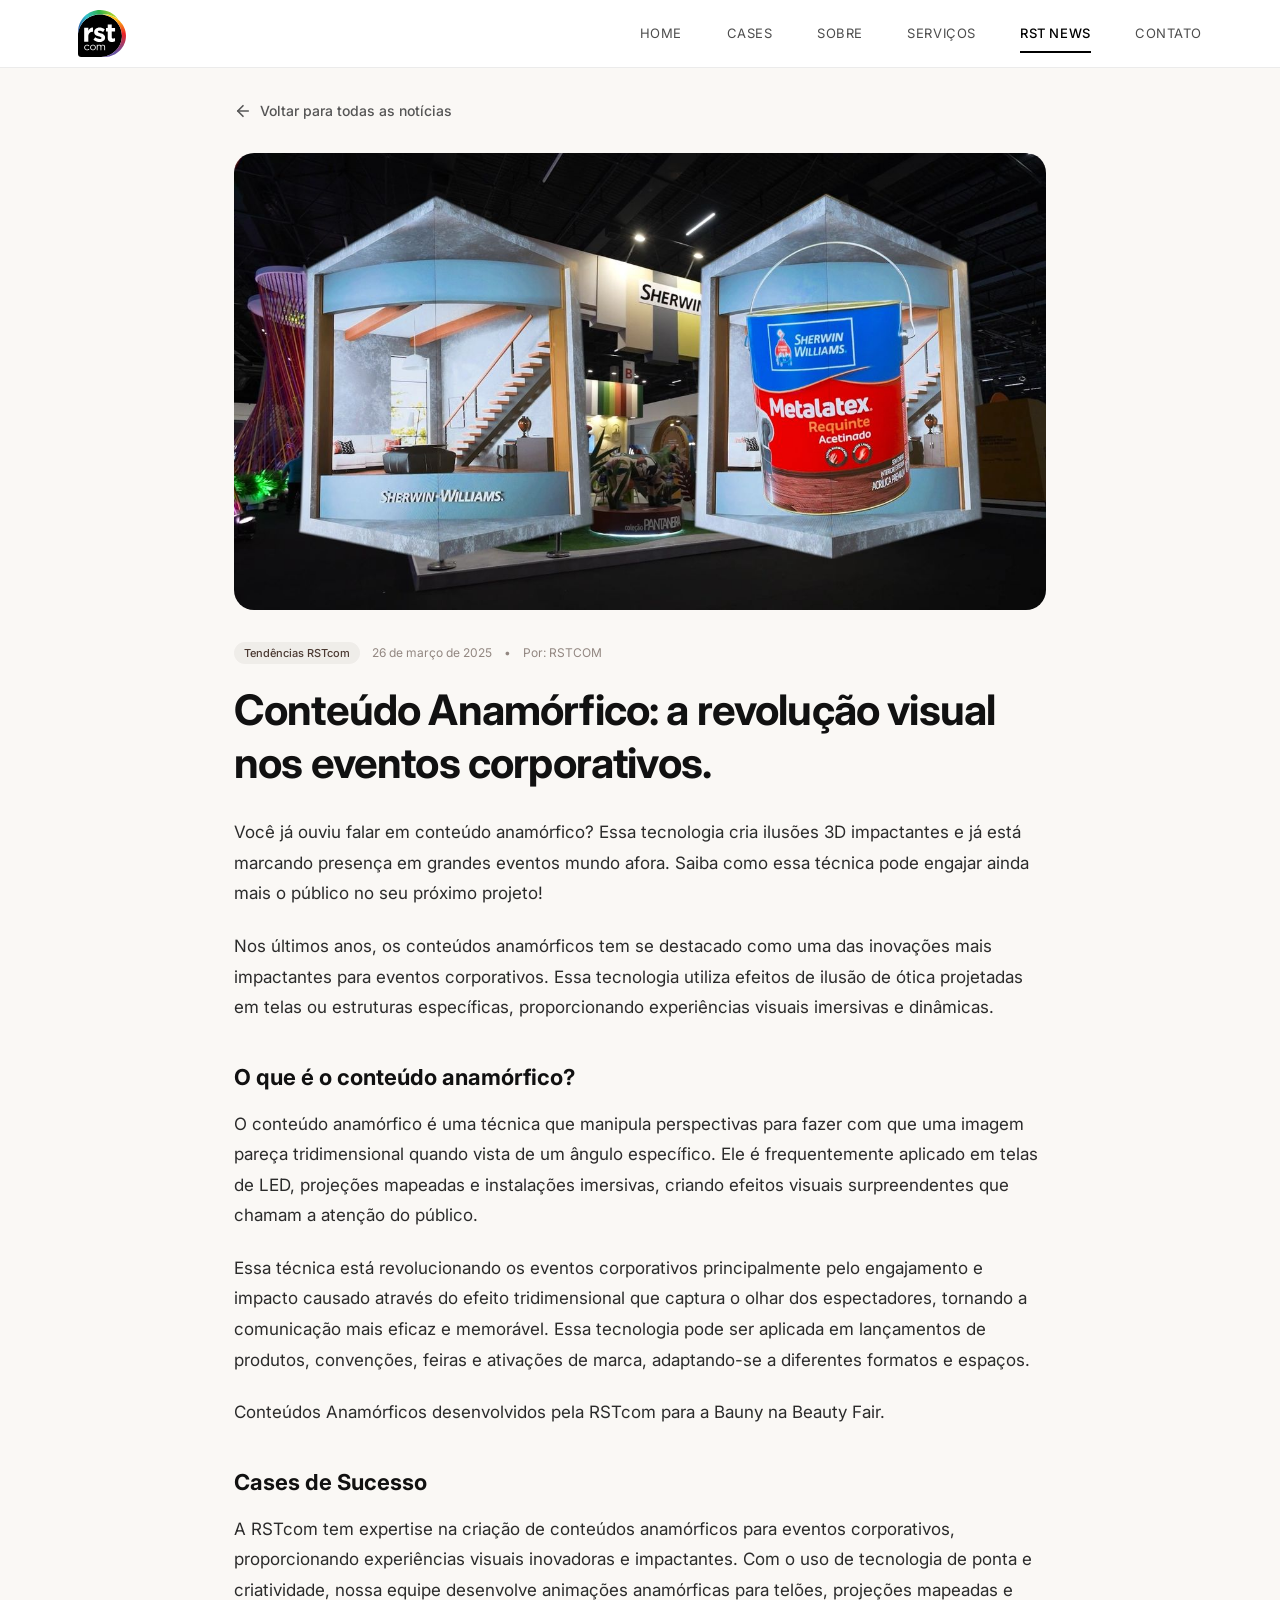
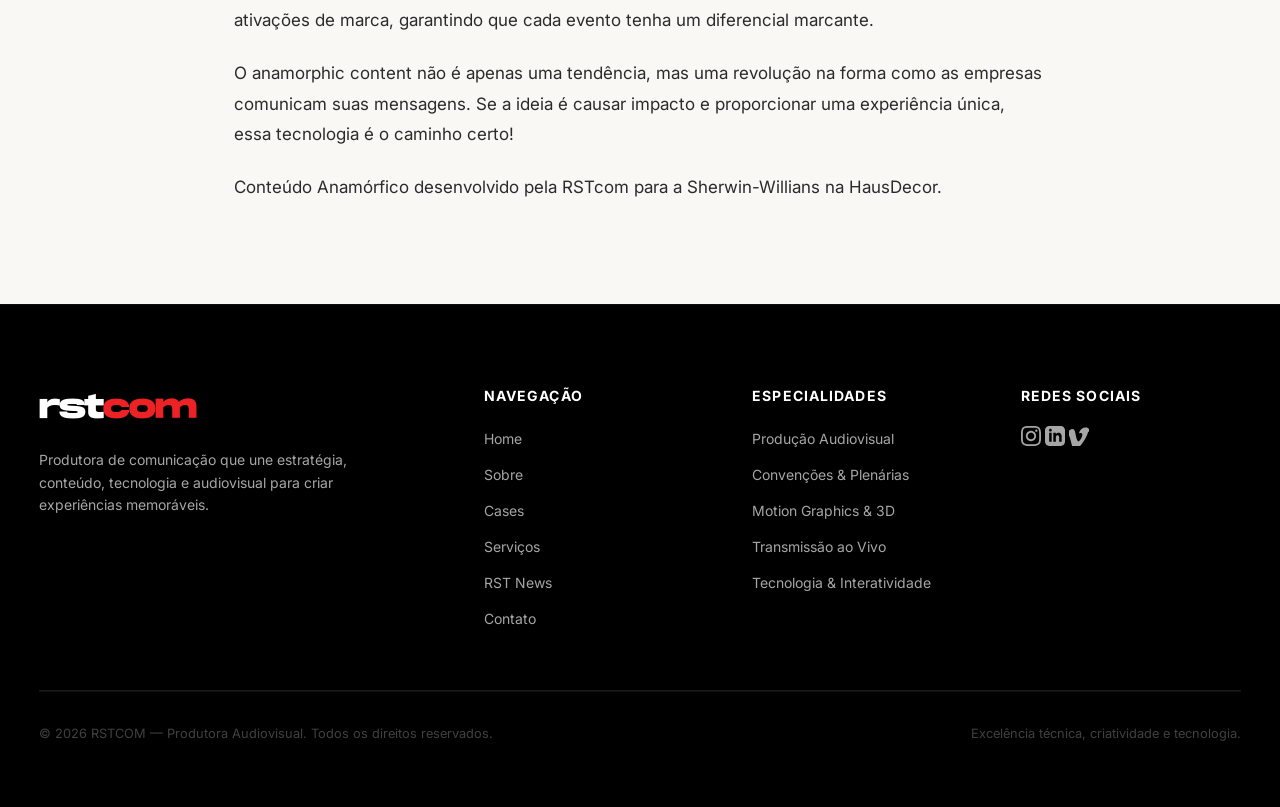
<file: rst-news-artigo.html>
<!DOCTYPE html>
<html lang="pt-BR">

<head>
  <meta charset="UTF-8">
  <meta name="viewport" content="width=device-width, initial-scale=1.0">
  <title id="pageTitle">RST News — Artigo</title>
  <meta name="description" id="metaDescription" content="Artigo editorial do blog da RSTCOM.">

  <!-- Favicon -->
  <link rel="icon" type="image/svg+xml" href="assets/logo rstcom colorida.svg">

  <!-- Google Fonts: Inter -->
  <link rel="preconnect" href="https://fonts.googleapis.com">
  <link rel="preconnect" href="https://fonts.gstatic.com" crossorigin>
  <link href="https://fonts.googleapis.com/css2?family=Inter:wght@300;400;500;600;700;800&family=Bebas+Neue&display=swap" rel="stylesheet">

  <!-- Stylesheets -->
  <link rel="stylesheet" href="css/style.css">
  <link rel="stylesheet" href="css/news.css">

  <style>
    .single-article-page {
      padding-top: 100px;
      padding-bottom: 80px;
      background: #faf8f5;
      min-height: 80vh;
    }
    .single-article-container {
      max-width: 860px;
      margin: 0 auto;
      padding: 0 24px;
    }
    .back-to-news-link {
      display: inline-flex;
      align-items: center;
      gap: 8px;
      font-size: 14px;
      font-weight: 500;
      color: #555555;
      text-decoration: none;
      margin-bottom: 32px;
      transition: color 0.2s ease, transform 0.2s ease;
    }
    .back-to-news-link:hover {
      color: #000000;
      transform: translateX(-3px);
    }
    .single-article-hero {
      width: 100%;
      border-radius: 20px;
      overflow: hidden;
      margin-bottom: 32px;
      background: #0e0e12;
    }
    .single-article-hero img {
      width: 100%;
      height: auto;
      display: block;
    }
    .single-article-meta {
      display: flex;
      align-items: center;
      gap: 12px;
      margin-bottom: 20px;
      flex-wrap: wrap;
    }
    .single-article-title {
      font-size: clamp(26px, 4vw, 42px);
      font-weight: 700;
      line-height: 1.25;
      color: #111111;
      letter-spacing: -0.02em;
      margin-bottom: 28px;
    }
    .single-article-body {
      font-size: 17px;
      line-height: 1.8;
      color: #2b2b2b;
    }
    .single-article-body p {
      margin-bottom: 22px;
    }
    .single-article-body h3 {
      font-size: 22px;
      font-weight: 700;
      color: #111111;
      margin: 40px 0 16px;
      line-height: 1.35;
    }
    .single-article-body ul {
      margin: 20px 0 28px 24px;
      list-style-type: disc;
    }
    .single-article-body li {
      margin-bottom: 12px;
      font-size: 16.5px;
      line-height: 1.7;
    }
    .single-article-body .article-body-img-wrap {
      margin: 40px 0;
      border-radius: 16px;
      overflow: hidden;
      background: rgba(0,0,0,0.03);
    }
    .single-article-body .article-body-img-wrap img {
      width: 100%;
      height: auto;
      display: block;
      border-radius: 16px;
      transition: transform 0.6s ease;
    }
    .single-article-body .article-body-img-wrap:hover img {
      transform: scale(1.02);
    }
  </style>
</head>

<body class="loaded">

  <!-- ===================== 1. NAVBAR RSTCOM ===================== -->
  <header>
    <nav class="navbar" id="navbar">
      <div class="nav-container">
        <a href="index.html#home" class="nav-logo" aria-label="RSTCOM Home">
          <img src="assets/logo rstcom colorida.svg" alt="RSTCOM" class="nav-logo-img" />
        </a>

        <ul class="nav-links" id="navLinks">
          <li><a href="index.html#home" class="nav-link">Home</a></li>
          <li><a href="index.html#cases" class="nav-link">Cases</a></li>
          <li><a href="index.html#sobre" class="nav-link">Sobre</a></li>
          <li><a href="index.html#servicos" class="nav-link">Serviços</a></li>
          <li><a href="rst-news.html" class="nav-link active">RST news</a></li>
          <li><a href="index.html#contato" class="nav-link">Contato</a></li>
        </ul>

        <button class="nav-hamburger" id="navHamburger" aria-label="Menu Mobile">
          <span></span>
          <span></span>
          <span></span>
        </button>
      </div>
    </nav>
  </header>

  <!-- ===================== 2. CONTEÚDO DA MATÉRIA ===================== -->
  <main class="single-article-page">
    <div class="single-article-container" id="singleArticleContainer">
      <a href="rst-news.html" class="back-to-news-link">
        <svg width="18" height="18" viewBox="0 0 24 24" fill="none" stroke="currentColor" stroke-width="2.2" stroke-linecap="round" stroke-linejoin="round">
          <line x1="19" y1="12" x2="5" y2="12"></line>
          <polyline points="12 19 5 12 12 5"></polyline>
        </svg>
        Voltar para todas as notícias
      </a>

      <article id="articleContent">
        <!-- Renderizado dinamicamente via JS -->
      </article>
    </div>
  </main>

  <!-- ===================== 3. FOOTER RSTCOM ===================== -->
  <footer class="footer">
    <div class="footer-container">
      <div class="footer-brand">
        <span class="footer-logo"><span class="footer-rst">rst</span><span class="footer-com">com</span></span>
        <p class="footer-desc">Produtora de comunicação que une estratégia, conteúdo, tecnologia e audiovisual para criar experiências memoráveis.</p>
      </div>

      <div class="footer-links">
        <h4 class="footer-col-title">Navegação</h4>
        <ul>
          <li><a href="index.html#home">Home</a></li>
          <li><a href="index.html#sobre">Sobre</a></li>
          <li><a href="index.html#cases">Cases</a></li>
          <li><a href="index.html#servicos">Serviços</a></li>
          <li><a href="rst-news.html">RST News</a></li>
          <li><a href="index.html#contato">Contato</a></li>
        </ul>
      </div>

      <div class="footer-links">
        <h4 class="footer-col-title">Especialidades</h4>
        <ul>
          <li><a href="index.html#servicos">Produção Audiovisual</a></li>
          <li><a href="index.html#servicos">Convenções & Plenárias</a></li>
          <li><a href="index.html#servicos">Motion Graphics & 3D</a></li>
          <li><a href="index.html#servicos">Transmissão ao Vivo</a></li>
          <li><a href="index.html#servicos">Tecnologia & Interatividade</a></li>
        </ul>
      </div>

      <div class="footer-links">
        <h4 class="footer-col-title">Redes Sociais</h4>
        <div class="footer-social-icons">
          <a href="https://www.instagram.com/rstcom/" target="_blank" rel="noopener" class="footer-social-link" aria-label="Instagram">
            <svg width="20" height="20" viewBox="0 0 24 24" fill="currentColor">
              <path d="M12 2.163c3.204 0 3.584.012 4.85.07 3.252.148 4.771 1.691 4.919 4.919.058 1.265.069 1.645.069 4.849 0 3.205-.012 3.584-.069 4.849-.149 3.225-1.664 4.771-4.919 4.919-1.266.058-1.644.07-4.85.07-3.204 0-3.584-.012-4.849-.07-3.26-.149-4.771-1.699-4.919-4.92-.058-1.265-.07-1.644-.07-4.849 0-3.204.013-3.583.07-4.849.149-3.227 1.664-4.771 4.919-4.919 1.266-.057 1.645-.069 4.849-.069zm0-2.163c-3.259 0-3.667.014-4.947.072-4.358.2-6.78 2.618-6.98 6.98-.059 1.281-.073 1.689-.073 4.948 0 3.259.014 3.668.072 4.948.2 4.358 2.618 6.78 6.98 6.98 1.281.058 1.689.072 4.948.072 3.259 0 3.668-.014 4.948-.072 4.354-.2 6.782-2.618 6.979-6.98.059-1.28.073-1.689.073-4.948 0-3.259-.014-3.667-.072-4.947-.196-4.354-2.617-6.78-6.979-6.98-1.281-.059-1.69-.073-4.949-.073zm0 5.838c-3.403 0-6.162 2.759-6.162 6.162s2.759 6.163 6.162 6.163 6.162-2.759 6.162-6.163c0-3.403-2.759-6.162-6.162-6.162zm0 10.162c-2.209 0-4-1.79-4-4 0-2.209 1.791-4 4-4s4 1.791 4 4c0 2.21-1.791 4-4 4zm6.406-11.845c-.796 0-1.441.645-1.441 1.44s.645 1.44 1.441 1.44c.795 0 1.439-.645 1.439-1.44s-.644-1.44-1.439-1.44z"/>
            </svg>
          </a>
          <a href="https://www.linkedin.com/company/rstcom/" target="_blank" rel="noopener" class="footer-social-link" aria-label="LinkedIn">
            <svg width="20" height="20" viewBox="0 0 24 24" fill="currentColor">
              <path d="M19 0h-14c-2.761 0-5 2.239-5 5v14c0 2.761 2.239 5 5 5h14c2.762 0 5-2.239 5-5v-14c0-2.761-2.238-5-5-5zm-11 19h-3v-11h3v11zm-1.5-12.268c-.966 0-1.75-.79-1.75-1.764s.784-1.764 1.75-1.764 1.75.79 1.75 1.764-.783 1.764-1.75 1.764zm13.5 12.268h-3v-5.604c0-3.368-4-3.113-4 0v5.604h-3v-11h3v1.765c1.396-2.586 7-2.777 7 2.476v6.759z"/>
            </svg>
          </a>
          <a href="https://vimeo.com/rstcom" target="_blank" rel="noopener" class="footer-social-link" aria-label="Vimeo">
            <svg width="20" height="20" viewBox="0 0 24 24" fill="currentColor">
              <path d="M22.84 6.78c-.28 3.03-2.23 7.18-5.84 12.45-3.73 5.46-6.88 8.19-9.45 8.19-1.6 0-2.95-1.48-4.06-4.43-.74-2.73-1.48-5.46-2.22-8.19-.82-3.03-1.7-4.54-2.65-4.54-.2 0-.91.43-2.12 1.28l-1.28-1.65c1.4-1.23 2.78-2.46 4.14-3.7 1.9-1.64 3.28-2.5 4.14-2.58 2.05-.2 3.32.96 3.81 3.49.57 2.99 1 5.06 1.28 6.2.82 3.48 1.72 5.22 2.7 5.22.74 0 1.68-.98 2.83-2.95 1.15-1.97 1.76-3.48 1.84-4.55.16-1.72-.5-2.58-1.97-2.58-.7 0-1.43.16-2.21.49 1.48-4.84 4.31-7.22 8.49-7.14 3.03.08 4.47 1.8 4.31 5.16z"/>
            </svg>
          </a>
        </div>
      </div>
    </div>

    <div class="footer-bottom">
      <p>© 2026 RSTCOM — Produtora Audiovisual. Todos os direitos reservados.</p>
      <p>Excelência técnica, criatividade e tecnologia.</p>
    </div>
  </footer>

  <!-- Scripts -->
  <script src="js/news-data.js"></script>
  <script>
    document.addEventListener('DOMContentLoaded', () => {
      const articles = (typeof newsArticles !== 'undefined') ? newsArticles : [];
      const params = new URLSearchParams(window.location.search);
      const slug = params.get('artigo') || params.get('post') || window.location.hash.replace('#', '');

      let article = articles.find(a => a.slug === slug || a.id == slug);
      if (!article && articles.length > 0) {
        article = articles[0]; // fallback
      }

      const container = document.getElementById('articleContent');
      if (!article || !container) return;

      document.getElementById('pageTitle').innerText = article.title + ' — RST News';
      document.getElementById('metaDescription').setAttribute('content', article.excerpt);

      let bodyHtml = '';
      let inList = false;

      article.content.forEach(item => {
        if (item.type === 'list-item') {
          if (!inList) {
            bodyHtml += '<ul>';
            inList = true;
          }
          bodyHtml += `<li>${item.text}</li>`;
        } else {
          if (inList) {
            bodyHtml += '</ul>';
            inList = false;
          }
          if (item.type === 'paragraph') {
            bodyHtml += `<p>${item.text}</p>`;
          } else if (item.type === 'heading') {
            bodyHtml += `<h3>${item.text}</h3>`;
          } else if (item.type === 'image') {
            if (item.src !== article.coverImage) {
              bodyHtml += `
                <div class="article-body-img-wrap">
                  <img src="${item.src}" alt="${item.alt}" loading="lazy" />
                </div>
              `;
            }
          }
        }
      });

      if (inList) {
        bodyHtml += '</ul>';
      }

      container.innerHTML = `
        <div class="single-article-hero">
          <img src="${article.coverImage}" alt="${article.title}" />
        </div>
        <div class="single-article-meta">
          <span class="meta-category-pill">${article.categoryPill}</span>
          <span class="meta-date">${article.date}</span>
          <span class="meta-sep">•</span>
          <span class="meta-author">Por: ${article.author}</span>
        </div>
        <h1 class="single-article-title">${article.title}</h1>
        <div class="single-article-body">
          ${bodyHtml}
        </div>
      `;
    });
  </script>
</body>

</html>
</file>
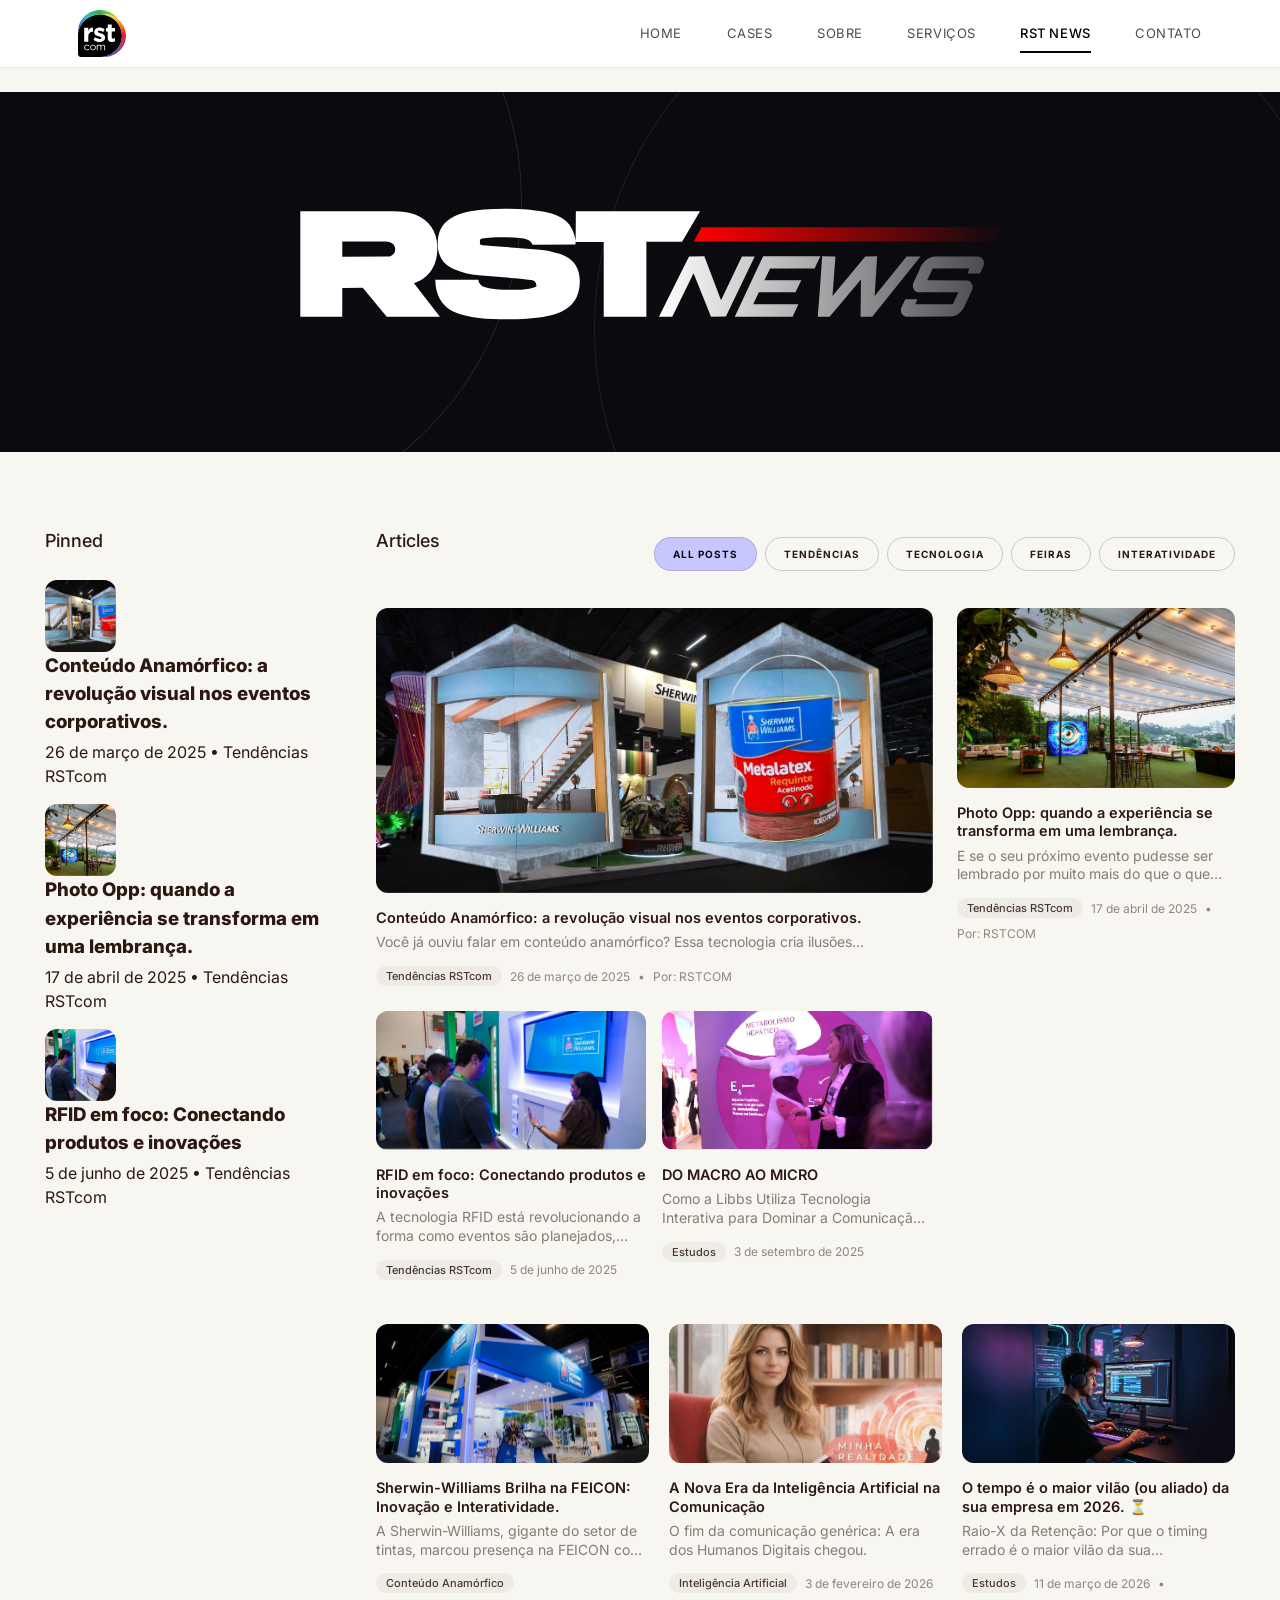
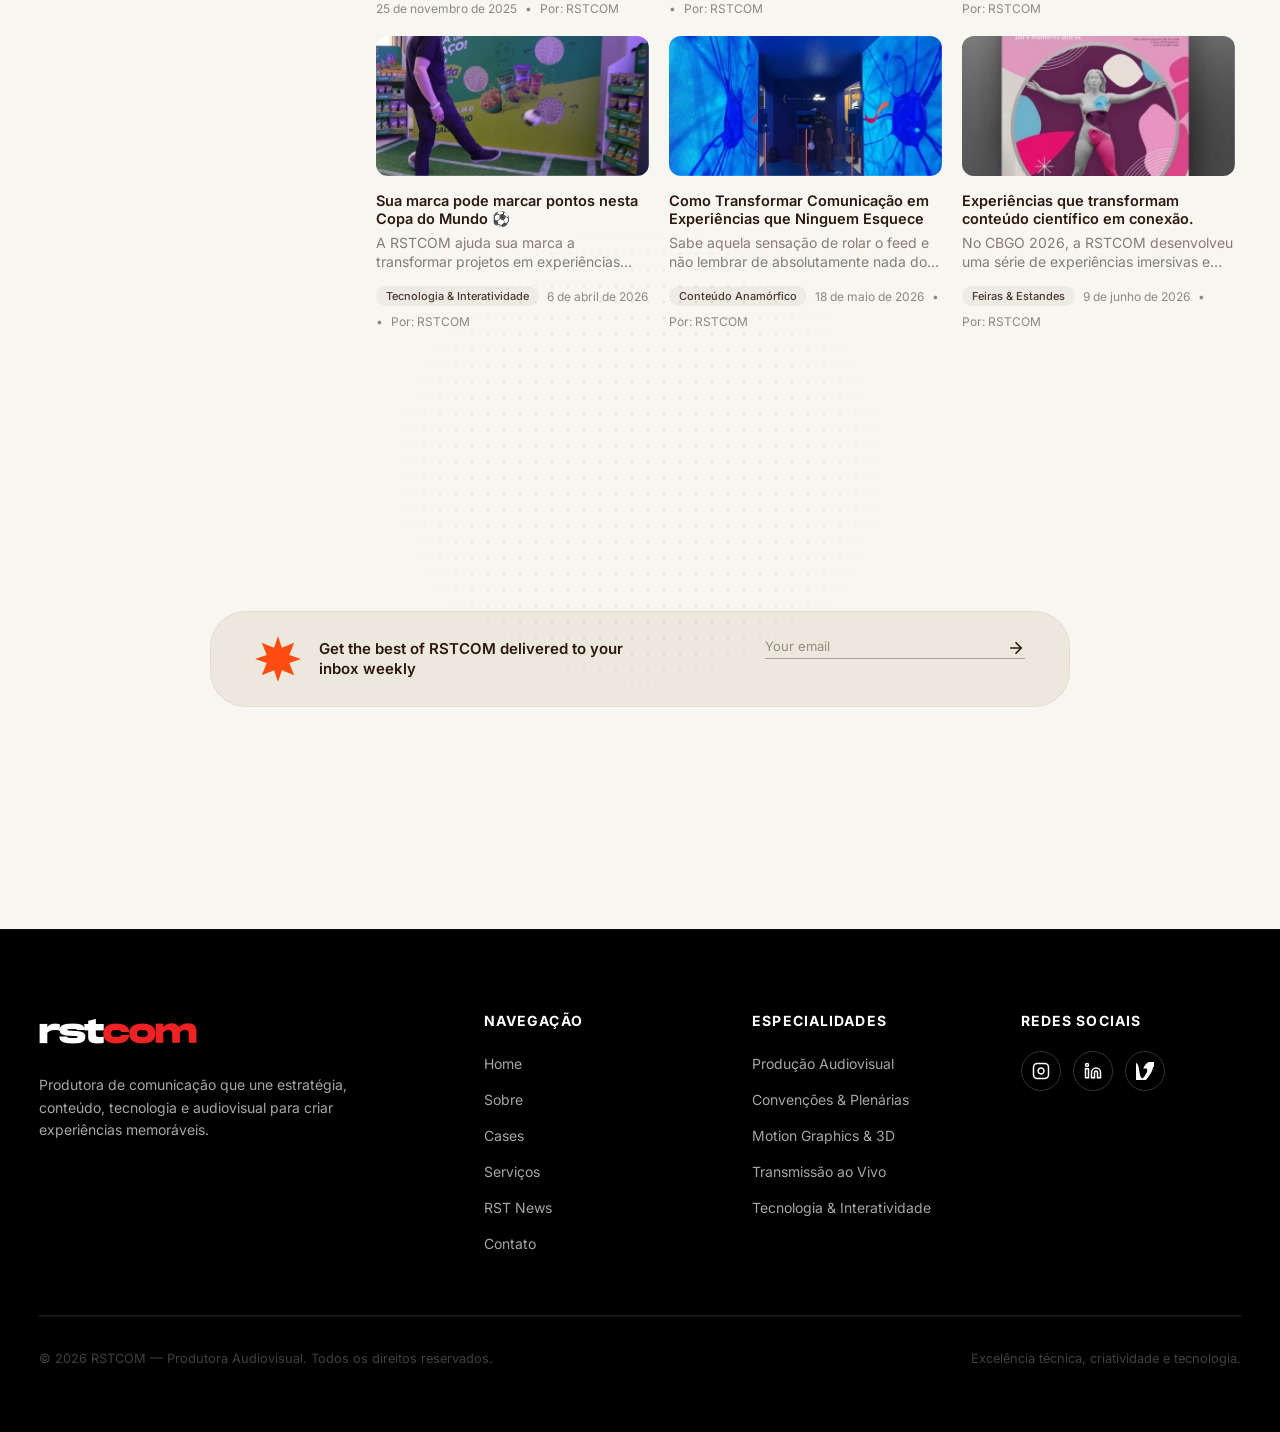
<file: rst-news.html>
﻿﻿<!DOCTYPE html>
<html lang="pt-BR">

<head>
  <meta charset="UTF-8">
  <meta name="viewport" content="width=device-width, initial-scale=1.0">
  <title>RST News — Produtora Audiovisual & Tecnologia</title>
  <meta name="description"
    content="Notícias, processos criativos, tendências e bastidores de grandes experiências por RSTCOM.">

  <!-- Favicon -->
  <link rel="icon" type="image/svg+xml" href="assets/logo rstcom colorida.svg">

  <!-- Google Fonts: Inter -->
  <link rel="preconnect" href="https://fonts.googleapis.com">
  <link rel="preconnect" href="https://fonts.gstatic.com" crossorigin>
  <link
    href="https://fonts.googleapis.com/css2?family=Inter:wght@300;400;500;600;700;800&family=Bebas+Neue&display=swap"
    rel="stylesheet">

  <!-- Stylesheets -->
  <link rel="stylesheet" href="css/style.css">
  <link rel="stylesheet" href="css/news.css">
</head>

<body class="loaded">

  <!-- ===================== 1. NAVBAR RSTCOM ===================== -->
  <header>
    <nav class="navbar" id="navbar">
      <div class="nav-container">
        <a href="index.html#home" class="nav-logo" aria-label="RSTCOM Home">
          <img src="assets/logo rstcom colorida.svg" alt="RSTCOM" class="nav-logo-img" />
        </a>

        <ul class="nav-links" id="navLinks">
          <li><a href="index.html#home" class="nav-link">Home</a></li>
          <li><a href="index.html#cases" class="nav-link">Cases</a></li>
          <li><a href="index.html#sobre" class="nav-link">Sobre</a></li>
          <li><a href="index.html#servicos" class="nav-link">Serviços</a></li>
          <li><a href="rst-news.html" class="nav-link active">RST news</a></li>
          <li><a href="index.html#contato" class="nav-link">Contato</a></li>
        </ul>

        <button class="nav-hamburger" id="navHamburger" aria-label="Menu Mobile">
          <span></span>
          <span></span>
          <span></span>
        </button>
      </div>
    </nav>
  </header>

  <!-- ===================== 2. HERO BANNER (Topo Escuro com Vídeo de Fundo) ===================== -->
  <section class="loop-hero-banner" aria-label="Blog Header">
    <!-- Vídeo de Fundo -->
    <div class="loop-banner-video-wrap" aria-hidden="true">
      <video class="loop-banner-video" autoplay loop muted playsinline preload="auto">
        <source src="assets/Seção Newsletters/new york.mp4" type="video/mp4">
      </video>
      <div class="loop-banner-overlay"></div>
    </div>

    <!-- Arcos Geométricos de Fundo -->
    <div class="loop-banner-arcs" aria-hidden="true">
      <div class="loop-arc-1"></div>
      <div class="loop-arc-2"></div>
    </div>

    <!-- Título Principal Centralizado -->
    <div class="loop-banner-title">
      <img
        src="assets/Seção Newsletters/LOGO RSTNEWS.svg"
        alt="RST News"
        class="loop-banner-logo"
      />
    </div>
  </section>

  <!-- ===================== 3. MAIN EDITORIAL CONTENT (Grid 12-col Fiel) ===================== -->
  <main class="loop-main-container">
    <div class="loop-editorial-grid">

      <!-- COLUNA ESQUERDA: PINNED (3 Itens com Thumbnail 72x72) -->
      <aside class="pinned-column" aria-label="Matérias Fixadas">
        <p class="col-header-label">Pinned</p>
        <div class="pinned-items-list" id="pinnedList">
          <!-- Renderizado via js/news.js -->
        </div>
      </aside>

      <!-- COLUNA DIREITA: ARTICLES & FILTERS -->
      <section class="articles-column" aria-label="Artigos e Publicações">

        <!-- Header Bar: "Articles" + Pílulas de Filtro -->
        <div class="articles-header-bar">
          <p class="col-header-label">Articles</p>

          <nav class="articles-filter-pills" aria-label="Filtro de Artigos">
            <button type="button" class="filter-pill active" data-category="all">All Posts</button>
            <button type="button" class="filter-pill" data-category="tendencias">Tendências</button>
            <button type="button" class="filter-pill" data-category="tecnologia">Tecnologia</button>
            <button type="button" class="filter-pill" data-category="feiras">Feiras</button>
            <button type="button" class="filter-pill" data-category="interatividade">Interatividade</button>
          </nav>
        </div>

        <!-- Articles Subgrid (Hero 2/3 + 2 Subcards duo, e Vertical 1/3) -->
        <div class="articles-subgrid" id="articlesSubgrid">
          <!-- Renderizado fielmente via js/news.js -->
        </div>

      </section>

    </div>

    <!-- 4. RESPIRO GENEROSO & WATERMARK -->
    <div class="loop-whitespace-spacer" aria-hidden="true">
      <div class="loop-watermark-dots"></div>
    </div>

    <!-- 5. FLOATING NEWSLETTER PILL (Exato à Referência) -->
    <div class="loop-newsletter-card">
      <div class="newsletter-left">
        <!-- Ícone Estrela / Burst Colorido -->
        <div class="newsletter-burst-icon" aria-hidden="true">
          <svg viewBox="0 0 100 100" fill="none" xmlns="http://www.w3.org/2000/svg">
            <path
              d="M50 0L58.5 25.5L85.3 14.7L74.5 41.5L100 50L74.5 58.5L85.3 85.3L58.5 74.5L50 100L41.5 74.5L14.7 85.3L25.5 58.5L0 50L25.5 41.5L14.7 14.7L41.5 25.5L50 0Z"
              fill="#ff4d12" />
          </svg>
        </div>
        <p class="newsletter-title">
          Get the best of RSTCOM delivered to your inbox weekly
        </p>
      </div>

      <div class="newsletter-right-wrap">
        <form class="newsletter-right-form" id="loopNewsletterForm" novalidate>
          <input type="email" id="loopNewsletterEmail" placeholder="Your email" class="newsletter-input" required
            autocomplete="email" />
          <button type="submit" id="loopNewsletterSubmitBtn" class="newsletter-submit-btn" aria-label="Inscrever-se">
            <svg width="18" height="18" viewBox="0 0 24 24" fill="none" stroke="currentColor" stroke-width="2.2"
              stroke-linecap="round" stroke-linejoin="round">
              <line x1="5" y1="12" x2="19" y2="12"></line>
              <polyline points="12 5 19 12 12 19"></polyline>
            </svg>
          </button>
        </form>
        <p class="loop-newsletter-status" id="loopNewsletterStatus" aria-live="polite"></p>
      </div>
    </div>

  </main>

  <!-- ===================== 6. MODAL LEITOR DE MATÉRIA ===================== -->
  <div class="article-modal-backdrop" id="articleModalBackdrop" role="dialog" aria-modal="true"
    aria-label="Leitor de Matéria">
    <div class="article-modal">
      <button class="article-modal-close" id="articleModalClose" aria-label="Fechar Matéria">
        <svg width="20" height="20" viewBox="0 0 24 24" fill="none" stroke="currentColor" stroke-width="2.5"
          stroke-linecap="round" stroke-linejoin="round">
          <line x1="18" y1="6" x2="6" y2="18"></line>
          <line x1="6" y1="6" x2="18" y2="18"></line>
        </svg>
      </button>

      <div class="article-modal-content" id="articleModalContent">
        <!-- Injetado dinamicamente -->
      </div>
    </div>
  </div>

  <!-- ===================== 7. FOOTER OFICIAL RSTCOM ===================== -->
  <footer class="footer">
    <div class="footer-container">
      <div class="footer-brand">
        <span class="footer-logo"><span class="footer-rst">rst</span><span class="footer-com">com</span></span>
        <p class="footer-desc">Produtora de comunicação que une estratégia, conteúdo, tecnologia e audiovisual para
          criar experiências memoráveis.</p>
      </div>

      <div class="footer-links">
        <h4 class="footer-col-title">Navegação</h4>
        <ul>
          <li><a href="index.html#home">Home</a></li>
          <li><a href="index.html#sobre">Sobre</a></li>
          <li><a href="index.html#cases">Cases</a></li>
          <li><a href="index.html#servicos">Serviços</a></li>
          <li><a href="rst-news.html">RST News</a></li>
          <li><a href="index.html#contato">Contato</a></li>
        </ul>
      </div>

      <div class="footer-links">
        <h4 class="footer-col-title">Especialidades</h4>
        <ul>
          <li><a href="index.html#servicos">Produção Audiovisual</a></li>
          <li><a href="index.html#servicos">Convenções & Plenárias</a></li>
          <li><a href="index.html#servicos">Motion Graphics & 3D</a></li>
          <li><a href="index.html#servicos">Transmissão ao Vivo</a></li>
          <li><a href="index.html#servicos">Tecnologia & Interatividade</a></li>
        </ul>
      </div>

      <div class="footer-social">
        <h4 class="footer-col-title">Redes Sociais</h4>
        <div class="social-links">
          <a href="https://www.instagram.com/rstcom/" class="social-link" id="socialInsta" aria-label="Instagram"
            target="_blank" rel="noopener noreferrer">
            <svg viewBox="0 0 24 24" fill="none" stroke="currentColor" stroke-width="2">
              <rect x="2" y="2" width="20" height="20" rx="5" ry="5"></rect>
              <path d="M16 11.37A4 4 0 1 1 12.63 8 4 4 0 0 1 16 11.37z"></path>
              <line x1="17.5" y1="6.5" x2="17.51" y2="6.5"></line>
            </svg>
          </a>
          <a href="https://www.linkedin.com/company/rstcom/" class="social-link" id="socialLinkedin"
            aria-label="LinkedIn" target="_blank" rel="noopener noreferrer">
            <svg viewBox="0 0 24 24" fill="none" stroke="currentColor" stroke-width="2">
              <path d="M16 8a6 6 0 0 1 6 6v7h-4v-7a2 2 0 0 0-2-2 2 2 0 0 0-2 2v7h-4v-7a6 6 0 0 1 6-6z"></path>
              <rect x="2" y="9" width="4" height="12"></rect>
              <circle cx="4" cy="4" r="2"></circle>
            </svg>
          </a>
          <a href="https://vimeo.com/rstcom" class="social-link" id="socialVimeo" aria-label="Vimeo" target="_blank"
            rel="noopener noreferrer">
            <svg viewBox="0 0 24 24" fill="currentColor">
              <path
                d="M22.8 6.6c-.2 3.6-2.7 8.5-7.4 14.6-4.9 6.3-9 9.5-12.4 9.5-2.1 0-3.9-1.9-5.3-5.8C-3.4 20.3-4.2 12.8-4.6 9c-.5-3.8-1.7-5.7-3.7-5.7-.5 0-1.7.4-3.7 1.2l-1.3 1.7C-11 5.3-9.5 4.3-8.8 3.3-7.4 1.4-5.4.4-2.8.4c3.4 0 5.5 2.2 6.3 6.6.9 5.3 1.5 8.7 1.9 10 .8 3.1 1.8 4.7 3 4.7.9 0 2.2-1.3 3.9-3.9 1.7-2.6 2.6-4.6 2.7-6 .2-2.1-.6-3.2-2.4-3.2-1 0-2 .2-3 .7 2.1-6.7 6-10 11.8-10 4.2 0 6.2 2.5 6.4 7.3z" />
            </svg>
          </a>
        </div>
      </div>
    </div>

    <div class="footer-bottom">
      <p>© 2026 RSTCOM — Produtora Audiovisual. Todos os direitos reservados.</p>
      <p>Excelência técnica, criatividade e tecnologia.</p>
    </div>
  </footer>

  <!-- Scripts -->
  <script src="js/news-data.js"></script>
  <script src="js/news.js"></script>
</body>

</html>
</file>
<file: css/style.css>
﻿/* === FONTES LOCAIS === */
@font-face {
  font-family: 'Inter Local';
  src: url('../fonte/Inter (2)/Inter-VariableFont_opsz,wght.ttf') format('truetype-variations'),
    url('../fonte/Inter (2)/Inter-VariableFont_opsz,wght.ttf') format('truetype');
  font-weight: 100 900;
  font-style: normal;
  font-display: swap;
}

@font-face {
  font-family: 'Inter Local';
  src: url('../fonte/Inter (2)/Inter-Italic-VariableFont_opsz,wght.ttf') format('truetype-variations'),
    url('../fonte/Inter (2)/Inter-Italic-VariableFont_opsz,wght.ttf') format('truetype');
  font-weight: 100 900;
  font-style: italic;
  font-display: swap;
}

@font-face {
  font-family: 'Open Sans Local';
  src: url('../fonte/Open_Sans/OpenSans-VariableFont_wdth,wght.ttf') format('truetype-variations'),
    url('../fonte/Open_Sans/OpenSans-VariableFont_wdth,wght.ttf') format('truetype');
  font-weight: 300 800;
  font-style: normal;
  font-display: swap;
}

@font-face {
  font-family: 'Open Sans Local';
  src: url('../fonte/Open_Sans/OpenSans-Italic-VariableFont_wdth,wght.ttf') format('truetype-variations'),
    url('../fonte/Open_Sans/OpenSans-Italic-VariableFont_wdth,wght.ttf') format('truetype');
  font-weight: 300 800;
  font-style: italic;
  font-display: swap;
}

@font-face {
  font-family: 'Monument Extended';
  src: url('../fonte/monument-extended-font-family/monument-extended-book.ttf') format('truetype');
  font-weight: 400;
  font-style: normal;
  font-display: swap;
}

@font-face {
  font-family: 'Monument Extended Book';
  src: url('../fonte/monument-extended-font-family/monument-extended-book.ttf') format('truetype');
  font-weight: normal;
  font-style: normal;
  font-display: swap;
}

@font-face {
  font-family: 'Monument Extended';
  src: url('../fonte/monument-extended-font-family/monumentextended-ultrabold.otf') format('opentype');
  font-weight: 800;
  font-style: normal;
  font-display: swap;
}

/* === RESET & VARIÃVEIS === */
*,
*::before,
*::after {
  box-sizing: border-box;
  margin: 0;
  padding: 0;
}

:root {
  --coral: #F45C74;
  --coral-light: #FF7A90;
  --orange: #FF8C42;
  --pink: #FF4FA0;
  --pink-light: #FF85C1;
  --cyan: #00C6FF;
  --blue: #3A7BD5;
  --purple: #6B3FA0;
  --yellow: #FFE600;
  --dark: #0A0A0A;
  --dark2: #111111;
  --dark3: #1A1A1A;
  --white: #FFFFFF;
  --white70: rgba(255, 255, 255, .70);
  --white30: rgba(255, 255, 255, .30);
  --white10: rgba(255, 255, 255, .10);
  --font: 'Open Sans Local', sans-serif;
  --bebas: 'Inter Local', sans-serif;
  --radius: 16px;
  --transition: .35s cubic-bezier(.4, 0, .2, 1);
}

html {
  scroll-behavior: smooth;
  font-size: 16px;
}

h1,
h2,
h3,
h4,
h5,
h6 {
  font-family: var(--bebas);
  font-weight: 800;
}

body {
  font-family: var(--font);
  background: var(--dark);
  color: var(--white);
  overflow-x: hidden;
  line-height: 1.6;
}

a {
  text-decoration: none;
  color: inherit;
}

img {
  display: block;
  width: 100%;
  height: 100%;
  object-fit: cover;
}

button {
  cursor: pointer;
  font-family: var(--font);
  border: none;
  background: none;
}

ul {
  list-style: none;
}

/* =============================================
   NAVBAR — Figma: flat white, Inter ExtraLight 200, 20px
   Logo x=39, links on right, no pill, no blur
   ============================================= */
.navbar {
  position: fixed;
  top: 0;
  left: 0;
  right: 0;
  z-index: 1000;
  padding: 0 39px;
  height: 68px;
  display: flex;
  align-items: center;
  background: rgba(255, 255, 255, 0.96);
  border-bottom: 1px solid rgba(0, 0, 0, 0.06);
  backdrop-filter: blur(8px);
  -webkit-backdrop-filter: blur(8px);
  transition: box-shadow var(--transition), transform 1s cubic-bezier(0.25, 1, 0.5, 1), opacity 1s ease;
  transform: translateY(-100%);
  opacity: 0;
}

body.loaded .navbar {
  transform: translateY(0);
  opacity: 1;
}

.navbar.scrolled {
  box-shadow: 0 2px 20px rgba(0, 0, 0, 0.09);
  border-bottom-color: rgba(0, 0, 0, 0.1);
}

.nav-container {
  width: 100%;
  display: flex;
  align-items: center;
  justify-content: space-between;
}

.nav-logo {
  display: flex;
  align-items: center;
  height: 48px;
  width: auto;
  flex-shrink: 0;
}

.nav-logo-img {
  height: 100%;
  width: auto;
  object-fit: contain;
}

.nav-links {
  display: flex;
  align-items: center;
  gap: clamp(16px, 4vw, 76px);
  margin-left: auto;
}

/* Figma: Inter Extra Light, weight 200, 20px */
.nav-link {
  outline: none;
  font-family: 'Inter Local', 'Inter', sans-serif;
  font-size: clamp(12px, 1.042vw, 20px);
  font-weight: 200;
  letter-spacing: 0.08em;
  color: #111;
  transition: opacity var(--transition);
  position: relative;
}

.nav-link::after {
  content: '';
  position: absolute;
  bottom: -3px;
  left: 0;
  width: 0;
  height: 1px;
  background: #000;
  transition: width var(--transition);
}

.nav-link:focus,
.nav-link:focus-visible {
  outline: none;
}

.nav-link:hover,
.nav-link.active {
  opacity: 0.5;
}

.nav-link:hover::after,
.nav-link.active::after {
  width: 100%;
}

/* Hide CTA button — not in Figma nav */
.nav-cta {
  display: none;
}

.nav-cta:hover {
  opacity: 0.7;
}

.nav-hamburger {
  display: none;
  flex-direction: column;
  gap: 5px;
  margin-left: auto;
}

.nav-hamburger span {
  display: block;
  width: 24px;
  height: 2px;
  background: var(--white);
  border-radius: 2px;
  transition: var(--transition);
}

/* =============================================
   SECTION 1 â€” HERO
   ============================================= */
.hero {
  position: relative;
  min-height: 100vh;
  display: flex;
  flex-direction: column;
  overflow: hidden;
  opacity: 1;
}

.hero-bg {
  position: absolute;
  inset: 0;
  z-index: 0;
}

.hero-video-bg {
  position: absolute;
  inset: 0;
  width: 100%;
  height: 100%;
  object-fit: cover;
  z-index: 0;
  /* =========================================================================
     OPACIDADE DO VÃDEO DE FUNDO (DEMOREEL)
     VocÃª pode ajustar o valor de opacidade abaixo manualmente de 0.0 a 1.0.
     Exemplo: 0.7 = 70% de opacidade, 1.0 = 100% de opacidade (sem transparÃªncia).
     ========================================================================= */
  opacity: 1.0;
  overflow: hidden;
  pointer-events: none;
}

.hero-video-bg iframe,
.hero-video-bg video {
  width: 100vw;
  height: 56.25vw;
  min-height: 100vh;
  min-width: 177.78vh;
  position: absolute;
  top: 50%;
  left: 50%;
  transform: translate(-50%, -50%) translateZ(0);
  will-change: transform;
  backface-visibility: hidden;
  pointer-events: none;
  object-fit: cover;
}

.hero-video-bg-2 {
  position: absolute;
  inset: 0;
  width: 100%;
  height: 100%;
  object-fit: cover;
  z-index: 0;
  /* =========================================================================
     OPACIDADE DO VÃDEO DE SOBREPOSIÃ‡ÃƒO (02.MP4)
     VocÃª pode ajustar o valor de opacidade abaixo manualmente de 0.0 a 1.0.
     Exemplo: 0.5 = 50% de opacidade, 1.0 = 100% de opacidade.
     ========================================================================= */
  opacity: 0.0;
}


/* Holographic shape */
.hero-shape-wrapper {
  position: absolute;
  right: -80px;
  top: -60px;
  width: 70%;
  height: 110%;
  z-index: 1;
}



@keyframes holoPulse {
  0% {
    transform: scale(1) rotate(0deg);
    filter: blur(30px) hue-rotate(0deg);
  }

  50% {
    transform: scale(1.08) rotate(6deg);
    filter: blur(25px) hue-rotate(30deg);
  }

  100% {
    transform: scale(.96) rotate(-4deg);
    filter: blur(35px) hue-rotate(-20deg);
  }
}



.hero-content {
  position: relative;
  z-index: 3;
  flex: 1;
  display: flex;
  align-items: center;
  justify-content: center;
  padding: 120px 80px 60px;
  gap: 60px;
}

.hero-text {
  flex: 1;
  max-width: 800px;
  display: flex;
  flex-direction: column;
  align-items: center;
  text-align: center;
}


.hero-description {
  font-size: .95rem;
  line-height: 1.7;
  color: rgba(255, 255, 255, .85);
  margin-bottom: 36px;
  max-width: 600px;
}

.hero-cta {
  display: inline-flex;
  align-items: center;
  gap: 8px;
  padding: 14px 32px;
  border: 1.5px solid var(--white);
  border-radius: 100px;
  font-size: .9rem;
  font-weight: 600;
  color: var(--white);
  transition: background var(--transition), color var(--transition), transform var(--transition);
}

.hero-cta:hover {
  background: var(--white);
  color: var(--coral);
  transform: translateX(4px);
}

.cta-arrow {
  transition: transform var(--transition);
}

.hero-cta:hover .cta-arrow {
  transform: translateX(4px);
}

/* Floating Cards */
.hero-cards {
  flex: 1;
  position: relative;
  height: 520px;
  display: flex;
  align-items: center;
  justify-content: flex-end;
  padding-right: 20px;
}

.hero-cards-wrapper {
  position: relative;
  width: 780px;
  height: 520px;
}

@media (max-width: 1650px) {
  .hero-cards-wrapper {
    transform: scale(0.85);
    transform-origin: center right;
  }
}

@media (max-width: 1450px) {
  .hero-cards-wrapper {
    transform: scale(0.75);
    transform-origin: center right;
  }
}

@media (max-width: 1300px) {
  .hero-cards-wrapper {
    transform: scale(0.65);
    transform-origin: center right;
  }
}

.hero-card {
  position: absolute;
  background: var(--white);
  box-shadow: 0 20px 60px rgba(0, 0, 0, .25);
  animation: cardFloat linear infinite;
  transform-style: preserve-3d;
  backface-visibility: hidden;
  overflow: hidden;
}

.hero-card-1 {
  width: 290px;
  height: 380px;
  top: 30px;
  left: 0;
  border-radius: 24px;
  animation-duration: 6s;
  animation-delay: 0s;
  z-index: 5;
  --r: -8deg;
}

.hero-card-2 {
  width: 190px;
  height: 250px;
  top: 170px;
  left: 320px;
  border-radius: 18px;
  animation-duration: 7s;
  animation-delay: -2s;
  z-index: 4;
  --r: 6deg;
}

.hero-card-3 {
  width: 150px;
  height: 200px;
  top: 290px;
  left: 470px;
  border-radius: 14px;
  animation-duration: 5s;
  animation-delay: -4s;
  z-index: 3;
  --r: -6deg;
}

.hero-card-4 {
  width: 55px;
  height: 75px;
  top: 100px;
  left: 540px;
  border-radius: 8px;
  animation-duration: 8s;
  animation-delay: -1s;
  z-index: 2;
  --r: -8deg;
}

.hero-card-5 {
  width: 35px;
  height: 45px;
  top: 200px;
  left: 630px;
  border-radius: 6px;
  animation-duration: 6.5s;
  animation-delay: -3s;
  z-index: 1;
  --r: 8deg;
}

@keyframes cardFloat {

  0%,
  100% {
    transform: translateY(0) rotate(var(--r, 0deg));
  }

  50% {
    transform: translateY(-18px) rotate(var(--r, 0deg));
  }
}

/* Clients strip */
.hero-clients {
  position: relative;
  z-index: 3;
  overflow: hidden;
  padding: 30px 0;
  background: transparent;
}

.clients-track {
  display: flex;
  gap: 80px;
  align-items: center;
  animation: clientsScroll 35s linear infinite;
  width: max-content;
}

.client-logo {
  height: 28px;
  display: flex;
  align-items: center;
  justify-content: center;
  opacity: .5;
  transition: opacity var(--transition), filter var(--transition);
  white-space: nowrap;
}

.client-logo img {
  height: 100%;
  width: auto;
  max-width: 120px;
  object-fit: contain;
  /* Premium white filter. Se preferir manter as cores originais das logos, comente ou remova a linha abaixo: */
  filter: brightness(0) invert(1);
  transition: filter var(--transition), opacity var(--transition);
}

.client-logo:hover {
  opacity: 1;
}

@keyframes clientsScroll {
  0% {
    transform: translate3d(0, 0, 0);
  }

  100% {
    transform: translate3d(-50%, 0, 0);
  }
}

/* =============================================
   SECTION 2 â€” QUEM SOMOS
   ============================================= */
.quem-somos {
  background: #e5e5e5;
  padding: 100px 80px;
  color: #0F0F1A;
}

.qs-container {
  max-width: 1400px;
  margin: 0 auto;
  display: grid;
  grid-template-columns: 1fr 1fr;
  gap: 80px;
  align-items: center;
}

.qs-tagline {
  font-size: .8rem;
  font-weight: 700;
  letter-spacing: 3px;
  text-transform: uppercase;
  color: #ffffff;
  margin-bottom: 16px;
}

.qs-title {
  font-size: clamp(2rem, 3.5vw, 3rem);
  font-weight: 800;
  line-height: 1.1;
  margin-bottom: 48px;
  color: #0F0F1A;
}

.qs-list {
  display: flex;
  flex-direction: column;
  gap: 28px;
}

.qs-item {
  display: flex;
  gap: 20px;
  align-items: flex-start;
  padding-bottom: 28px;
  border-bottom: 1px solid rgba(0, 0, 0, .08);
}

.qs-item:last-child {
  border-bottom: none;
}

.qs-num {
  font-size: 1rem;
  font-weight: 800;
  color: #a81bb6;
  min-width: 36px;
  margin-top: 2px;
}

.qs-item p {
  font-size: .9rem;
  color: #555566;
  line-height: 1.65;
}

/* Right side visual */
.qs-right {
  position: relative;
}

.qs-visual {
  background: #000000;
  border-radius: var(--radius);
  overflow: hidden;
  aspect-ratio: 1;
  display: flex;
  flex-direction: column;
  align-items: center;
  justify-content: center;
  gap: 40px;
  padding: 40px;
  border: 1px solid rgba(255, 255, 255, 0.1);
  box-shadow: 0 20px 50px rgba(0, 0, 0, 0.4);
}

.qs-block-dark {
  position: absolute;
  top: 0;
  left: 0;
  right: 0;
  bottom: 50%;
  background: transparent;
  border-radius: var(--radius) var(--radius) 0 0;
}

.qs-stats {
  position: relative;
  z-index: 1;
  display: flex;
  flex-direction: column;
  gap: 32px;
  width: 100%;
}

.qs-stat {
  display: flex;
  flex-direction: column;
  gap: 4px;
  padding-bottom: 24px;
  border-bottom: 1px solid rgba(255, 255, 255, 0.12);
}

.qs-stat:last-child {
  border-bottom: none;
  padding-bottom: 0;
}

.stat-num {
  font-size: 2.5rem;
  font-weight: 900;
  color: #ffffff;
  line-height: 1;
}

.stat-label {
  font-size: .8rem;
  color: rgba(255, 255, 255, 0.85);
  text-transform: uppercase;
  letter-spacing: 1px;
}

/* =============================================
   SECTION 3 — GRANDES MARCAS (BRAND AUTHORITY)
   ============================================= */
.brand-authority {
  position: relative;
  padding: 120px 80px;
  background-color: #e5e5e5;
  /* White background */
  overflow: hidden;
  display: flex;
  justify-content: center;
  align-items: center;
  min-height: auto;
}

.brand-auth-glow-1,
.brand-auth-glow-2 {
  display: none;
}

.brand-auth-container {
  max-width: 1600px;
  width: 100%;
  margin: 0 auto;
  position: relative;
  z-index: 2;
  display: flex;
  flex-direction: column;
  align-items: center;
  gap: 60px;
  padding: 0 40px;
}

.brand-auth-content {
  position: relative;
  z-index: 10;
  text-align: center;
  max-width: 1000px;
  display: flex;
  flex-direction: column;
  align-items: center;
  gap: 28px;
  pointer-events: auto;
}

.brand-auth-title {
  display: flex;
  flex-direction: column;
  align-items: center;
  gap: 10px;
  font-family: var(--bebas, 'Inter Local', sans-serif);
  font-size: clamp(1.8rem, 3.5vw, 3.2rem);
  line-height: 1.2;
  color: #000000;
  /* Black text */
  text-transform: uppercase;
  margin: 0;
  letter-spacing: 1px;
  text-align: center;
}

.brand-auth-title .title-bold-italic {
  font-weight: 800;
  font-style: italic;
}

.brand-auth-title .title-small-resp {
  font-weight: 300;
  font-size: 0.7em;
  letter-spacing: 0.5px;
  opacity: 0.85;
}

.brand-auth-cta {
  display: inline-flex;
  align-items: center;
  gap: 10px;
  padding: 14px 28px;
  background: #000000;
  border: 1px solid rgba(0, 0, 0, 0.15);
  border-radius: 100px;
  color: #ffffff;
  font-family: var(--font, sans-serif);
  font-size: 0.9rem;
  font-weight: 600;
  letter-spacing: 0.5px;
  transition: background 0.4s cubic-bezier(0.16, 1, 0.3, 1),
    border-color 0.4s cubic-bezier(0.16, 1, 0.3, 1),
    transform 0.4s cubic-bezier(0.16, 1, 0.3, 1);
  box-shadow: 0 4px 20px rgba(0, 0, 0, 0.08);
}

.brand-auth-cta:hover {
  background: #222222;
  color: #ffffff;
  border-color: #222222;
  transform: translateY(-2px);
}

.brand-auth-cta .cta-arrow {
  width: 16px;
  height: 16px;
  transition: transform 0.4s cubic-bezier(0.16, 1, 0.3, 1);
}

.brand-auth-cta:hover .cta-arrow {
  transform: translateX(4px);
}

/* Logos Container & Grid Layout */
.brand-logos-container {
  position: relative;
  width: 100%;
  z-index: 2;
  display: flex;
  justify-content: center;
}

.brand-grid-layout {
  display: grid;
  grid-template-columns: repeat(6, 1fr);
  gap: 24px;
  width: 100%;
}

.brand-grid-card {
  position: relative;
  height: 145px;
  background: #fafafa;
  border: 1px solid rgba(0, 0, 0, 0.04);
  border-radius: 16px;
  display: flex;
  align-items: center;
  justify-content: center;
  padding: 28px;
  overflow: hidden;
  cursor: pointer;
  transform-style: preserve-3d;
  perspective: 1000px;
  transition: transform 0.4s cubic-bezier(0.16, 1, 0.3, 1),
    border-color 0.4s cubic-bezier(0.16, 1, 0.3, 1),
    box-shadow 0.4s cubic-bezier(0.16, 1, 0.3, 1);
}

.brand-grid-card::before {
  content: '';
  position: absolute;
  inset: 0;
  border-radius: 16px;
  border: 2px solid transparent;
  background: linear-gradient(135deg, var(--brand-hover-color), transparent) border-box;
  -webkit-mask: linear-gradient(#fff 0 0) padding-box, linear-gradient(#fff 0 0);
  -webkit-mask-composite: destination-out;
  mask-composite: exclude;
  opacity: 0;
  transition: opacity 0.4s ease;
}

.brand-grid-card:hover {
  transform: translateY(-5px) scale(1.02);
  border-color: transparent;
  box-shadow: 0 16px 36px rgba(0, 0, 0, 0.04);
}

.brand-grid-card:hover::before {
  opacity: 0.8;
}

.brand-card-glow {
  position: absolute;
  inset: 0;
  pointer-events: none;
  transition: background 0.15s ease;
}

.brand-card-img {
  max-width: 100%;
  max-height: 100%;
  object-fit: contain;
  filter: brightness(0) opacity(0.85);
  pointer-events: none;
  transform-style: preserve-3d;
  transition: filter 0.4s cubic-bezier(0.16, 1, 0.3, 1),
    transform 0.4s cubic-bezier(0.16, 1, 0.3, 1);
}

/* For colored logos: remove filter on hover */
.brand-grid-card:not(.brand-grid-card--keep-black):hover .brand-card-img {
  filter: none;
  transform: scale(1.06);
}

/* For black-only logos (Sherwin, InfoMoney, XP): keep them black on hover */
.brand-grid-card.brand-grid-card--keep-black:hover .brand-card-img {
  filter: brightness(0) opacity(0.85);
  transform: scale(1.06);
}

/* Responsividade */
@media (max-width: 1500px) {
  .brand-grid-layout {
    grid-template-columns: repeat(5, 1fr);
  }
}

@media (max-width: 1200px) {
  .brand-authority {
    padding: 100px 60px;
  }

  .brand-grid-layout {
    grid-template-columns: repeat(4, 1fr);
    gap: 20px;
  }

  .brand-grid-card {
    height: 130px;
    padding: 22px;
  }
}

@media (max-width: 900px) {
  .brand-authority {
    padding: 80px 40px;
  }

  .brand-grid-layout {
    grid-template-columns: repeat(3, 1fr);
    gap: 16px;
  }

  .brand-grid-card {
    height: 120px;
    padding: 18px;
  }
}

@media (max-width: 600px) {
  .brand-authority {
    padding: 60px 20px;
  }

  .brand-grid-layout {
    grid-template-columns: repeat(2, 1fr);
    gap: 12px;
  }

  .brand-grid-card {
    height: 100px;
    padding: 14px;
  }
}

.servicos {
  background: var(--dark);
  padding: 100px 80px;
  position: relative;
  overflow: hidden;
}

.servicos-cursor-canvas {
  position: absolute;
  top: 0;
  left: 0;
  width: 100%;
  height: 100%;
  pointer-events: none;
  z-index: 1;
}

.servicos::before {
  content: '';
  position: absolute;
  top: -200px;
  right: -200px;
  width: 600px;
  height: 600px;
  background: radial-gradient(circle, rgba(244, 92, 116, .06) 0%, transparent 70%);
  pointer-events: none;
}

.servicos-container {
  max-width: 1400px;
  margin: 0 auto;
  position: relative;
  z-index: 2;
}

/* Background Ambient Orb Lights */
.servicos-orb-light {
  position: absolute;
  border-radius: 50%;
  filter: blur(100px);
  pointer-events: none;
  z-index: 1;
  opacity: 0.12;
}

.servicos-orb-1 {
  width: 400px;
  height: 400px;
  background: radial-gradient(circle, var(--coral), transparent 70%);
  top: 10%;
  left: -150px;
  animation: orbFloat 12s ease-in-out infinite alternate;
}

.servicos-orb-2 {
  width: 450px;
  height: 450px;
  background: radial-gradient(circle, var(--blue), transparent 70%);
  bottom: 5%;
  right: -150px;
  animation: orbFloat 14s ease-in-out infinite alternate-reverse;
}

.servicos-header {
  display: flex;
  justify-content: center;
  align-items: center;
  margin-bottom: 24px;
  text-align: center;
}

.servicos-title-wrapper {
  position: relative;
  display: inline-block;
  padding: 20px 40px;
  transform-style: preserve-3d;
  perspective: 1000px;
  --orbit-size: clamp(340px, 45vw, 440px);
  /* Responsive circle size (smaller to match title tightly) */
}

.servicos-title-glow {
  position: absolute;
  top: 50%;
  left: 50%;
  width: 320px;
  height: 120px;
  background: radial-gradient(circle, rgba(244, 92, 116, 0.22) 0%, rgba(58, 123, 213, 0.08) 60%, transparent 80%);
  transform: translate(-50%, -50%) translateZ(-10px);
  filter: blur(25px);
  pointer-events: none;
}

.servicos-title {
  font-family: var(--bebas);
  font-size: clamp(3.5rem, 7.5vw, 7.5rem);
  letter-spacing: 4px;
  color: var(--white);
  line-height: 1;
  text-transform: uppercase;
  font-style: italic;
  position: relative;
  z-index: 2;
  transform: translateZ(5px);
  transform-style: preserve-3d;
}

.servicos-title-orbit {
  position: absolute;
  top: 50%;
  left: 50%;
  width: var(--orbit-size);
  height: var(--orbit-size);
  border: 1.5px solid rgba(255, 255, 255, 0.25);
  border-radius: 50%;
  transform: translate(-50%, -50%) rotateX(76deg) rotateY(-18deg) translateZ(0);
  pointer-events: none;
  z-index: 1;
  box-shadow: 0 0 15px rgba(255, 255, 255, 0.05);
}

.orbit-dot-container {
  position: absolute;
  top: 50%;
  left: 50%;
  width: var(--orbit-size);
  height: var(--orbit-size);
  transform-style: preserve-3d;
  pointer-events: none;
  z-index: 3;
  animation: orbitSpin 8s linear infinite;
}

.orbit-dot {
  position: absolute;
  top: 0;
  left: 50%;
  width: 14px;
  height: 14px;
  background: #ffffff;
  border-radius: 50%;
  transform: translate(-50%, -50%);
  box-shadow: 0 0 10px #ffffff, 0 0 20px var(--coral), 0 0 30px #ffffff;
}

@keyframes orbitSpin {
  0% {
    transform: translate(-50%, -50%) rotateX(76deg) rotateY(-18deg) rotateZ(0deg);
  }

  100% {
    transform: translate(-50%, -50%) rotateX(76deg) rotateY(-18deg) rotateZ(360deg);
  }
}

.servicos-subtitle {
  font-size: 0.95rem;
  color: var(--white70);
  text-align: center;
  max-width: 640px;
  margin: 0 auto 60px;
  line-height: 1.6;
  font-weight: 400;
}

/* â”€â”€ CAROUSEL DE SERVIÃ‡OS â”€â”€ */
.servicos-carousel-wrapper {
  position: relative;
  width: 100%;
  margin-bottom: 20px;
}

.servicos-carousel-viewport {
  position: relative;
  overflow: hidden;
  width: 100%;
  height: 520px;
  display: flex;
  justify-content: center;
  align-items: center;
  perspective: 1200px;
  perspective-origin: 50% 50%;
  user-select: none;
  -webkit-user-select: none;
}

.servicos-carousel-track {
  position: relative;
  width: 100%;
  height: 100%;
  transform-style: preserve-3d;
  display: flex;
  justify-content: center;
  align-items: center;
}

.sc-card {
  position: absolute;
  width: 280px;
  height: 420px;
  background: rgba(255, 255, 255, 0.025);
  border: 1.5px solid rgba(255, 255, 255, 0.08);
  border-radius: 16px;
  backdrop-filter: blur(8px);
  -webkit-backdrop-filter: blur(8px);
  display: flex;
  flex-direction: column;
  align-items: center;
  justify-content: flex-start;
  padding: 22px 18px 18px;
  text-align: center;
  cursor: pointer;
  transition: background-color 0.4s ease, border-color 0.4s ease, box-shadow 0.4s ease;
  transform-style: preserve-3d;
  backface-visibility: hidden;
  overflow: hidden;
  user-select: none;
  -webkit-user-select: none;
  -webkit-user-drag: none;
}

/* Glassmorphism Shine Sweep Overlay */
.sc-card::after {
  content: '';
  position: absolute;
  top: 0;
  left: -100%;
  width: 50%;
  height: 100%;
  background: linear-gradient(90deg, transparent, rgba(255, 255, 255, 0.08), transparent);
  transform: skewX(-25deg);
  transition: left 0.75s ease;
  pointer-events: none;
}

.sc-card:hover::after,
.sc-card.active::after {
  left: 150%;
}

.sc-card-icon {
  width: 48px;
  height: 48px;
  border-radius: 50%;
  background: rgba(255, 255, 255, 0.04);
  border: 1px solid rgba(255, 255, 255, 0.08);
  display: flex;
  align-items: center;
  justify-content: center;
  margin-bottom: 12px;
  color: var(--white);
  flex-shrink: 0;
  transition: all 0.3s ease;
}

.sc-card-icon svg {
  width: 22px;
  height: 22px;
  stroke: currentColor;
  transition: transform 0.3s ease;
}

.sc-card-title {
  font-size: 0.92rem;
  font-weight: 700;
  line-height: 1.25;
  color: var(--white70);
  transition: color 0.3s ease;
  margin-bottom: 6px;
  letter-spacing: 0.4px;
  text-transform: uppercase;
  min-height: 2.5em;
  display: flex;
  align-items: center;
  justify-content: center;
}

.sc-card-desc {
  display: none;
}

.sc-card-list {
  list-style: none;
  padding: 0;
  margin: 6px 0 0 0;
  width: 100%;
  text-align: left;
  display: flex;
  flex-direction: column;
  gap: 2px;
}

.sc-card-list li {
  font-size: 0.74rem;
  color: rgba(255, 255, 255, 0.58);
  padding: 3px 0 3px 13px;
  border-bottom: 1px solid rgba(255, 255, 255, 0.05);
  position: relative;
  line-height: 1.35;
  transition: color 0.3s ease;
}

.sc-card-list li::before {
  content: '•';
  position: absolute;
  left: 1px;
  color: var(--coral);
  font-size: 0.8rem;
  line-height: 1.2;
}

.sc-card-list li:last-child {
  border-bottom: none;
}

.sc-card.active .sc-card-list li {
  color: rgba(255, 255, 255, 0.85);
}

.sc-card-category {
  display: none;
}

/* 3D Coverflow states */
.sc-card {
  opacity: 0;
  pointer-events: none;
  transform: translateX(0) translateZ(-300px) rotateY(0deg);
}

.sc-card.prev-2 {
  opacity: 0.25;
  transform: translateX(-320px) translateZ(-150px) rotateY(45deg) scale(0.85);
  pointer-events: auto;
  z-index: 2;
}

.sc-card.prev-1 {
  opacity: 0.6;
  transform: translateX(-170px) translateZ(-70px) rotateY(25deg) scale(0.95);
  pointer-events: auto;
  z-index: 5;
}

.sc-card.active {
  opacity: 1;
  transform: translateX(0) translateZ(50px) rotateY(0deg) scale(1.08);
  background: rgba(255, 255, 255, 0.09);
  border-color: rgba(255, 255, 255, 0.25);
  pointer-events: auto;
  z-index: 10;
  box-shadow: 0 15px 35px rgba(0, 0, 0, 0.5), 0 0 20px rgba(255, 255, 255, 0.04);
}

.sc-card.active .sc-card-icon {
  background: rgba(255, 255, 255, 0.12);
  border-color: rgba(255, 255, 255, 0.25);
  transform: scale(1.05);
}

.sc-card.active .sc-card-title {
  color: var(--white);
  font-weight: 700;
}

.sc-card.next-1 {
  opacity: 0.6;
  transform: translateX(170px) translateZ(-70px) rotateY(-25deg) scale(0.95);
  pointer-events: auto;
  z-index: 5;
}

.sc-card.next-2 {
  opacity: 0.25;
  transform: translateX(320px) translateZ(-150px) rotateY(-45deg) scale(0.85);
  pointer-events: auto;
  z-index: 2;
}

/* Carousel Navigation Hint */
.carousel-navigation-hint {
  display: flex;
  align-items: center;
  justify-content: center;
  gap: 16px;
  margin-top: 10px;
  margin-bottom: 24px;
  color: var(--white30);
}

.hint-line {
  width: 60px;
  height: 1px;
  background: rgba(255, 255, 255, 0.15);
}

.hint-text {
  font-size: 0.75rem;
  font-weight: 500;
  letter-spacing: 2px;
  text-transform: uppercase;
}

/* CTA Action button */
.servicos-action {
  display: flex;
  justify-content: center;
  margin-bottom: 60px;
}

.btn-contatar-servicos {
  display: inline-block;
  padding: 14px 36px;
  font-size: 0.85rem;
  font-weight: 700;
  letter-spacing: 1px;
  text-transform: uppercase;
  color: var(--white);
  border-radius: 50px;
  position: relative;
  background: #0A0A0A;
  z-index: 1;
  transition: all 0.3s ease;
}

.btn-contatar-servicos::before {
  content: '';
  position: absolute;
  top: -1.5px;
  left: -1.5px;
  right: -1.5px;
  bottom: -1.5px;
  background: #cc0000;
  border-radius: 50px;
  z-index: -1;
  transition: all 0.3s ease;
}

.btn-contatar-servicos:hover {
  transform: translateY(-2px);
  box-shadow: 0 0 20px rgba(204, 0, 0, 0.5);
}

/* â”€â”€ SEÃ‡ÃƒO SOBRE & DETALHES DE SERVIÃ‡OS â”€â”€ */
.servicos-detalhes-section {
  display: flex;
  flex-direction: column;
  gap: 48px;
  margin-top: 40px;
}

.detalhes-sobre-card {
  background: #EAEAEA;
  padding: 48px 40px;
  border-radius: var(--radius);
  color: #0A0A0A;
}

.sobre-label {
  font-size: 0.95rem;
  font-weight: 500;
  text-transform: uppercase;
  letter-spacing: 2px;
  margin-bottom: 8px;
  opacity: 0.8;
}

.sobre-title {
  font-family: var(--bebas);
  font-size: clamp(1.8rem, 3.5vw, 3rem);
  font-weight: 800;
  line-height: 1.15;
  letter-spacing: -0.5px;
  color: #000;
}

.detalhes-conteudo-grid {
  display: grid;
  grid-template-columns: 1.1fr 1fr;
  gap: 60px;
  align-items: stretch;
}

.detalhes-visual-container {
  width: 100%;
  min-height: 380px;
  border-radius: var(--radius);
  overflow: hidden;
}

.detalhes-visual-box {
  position: relative;
  width: 100%;
  height: 100%;
  background: #111;
  border-radius: var(--radius);
  overflow: hidden;
}

/* Preview Screen Panes */
.preview-pane {
  position: absolute;
  inset: 0;
  opacity: 0;
  transition: opacity 0.6s cubic-bezier(0.25, 1, 0.5, 1);
  z-index: 1;
  background-size: cover;
  background-position: center;
  background-repeat: no-repeat;
}

.preview-pane.active {
  opacity: 1;
  animation: previewZoom 0.8s cubic-bezier(0.25, 1, 0.5, 1) forwards;
}

/* Crossfade image layer on top when switching photos */
.preview-pane::after {
  content: '';
  position: absolute;
  inset: 0;
  background-image: var(--after-bg);
  background-size: cover;
  background-position: center;
  background-repeat: no-repeat;
  opacity: 0;
  transition: opacity 0.7s ease;
}

.preview-pane.img-switching::after {
  opacity: 1;
}

@keyframes previewZoom {
  from {
    transform: scale(1.06);
  }

  to {
    transform: scale(1.0);
  }
}

.default-pane {
  background-image: url('../assets/SE%C3%87%C3%83O%20SERVI%C3%87OS/Telas%20de%20led/rs%3Dw_1240%2Ch_620%2Ccg_true.webp');
  background-size: cover;
  background-position: center;
}

.webinars-pane {
  background-image: url('../assets/SE%C3%87%C3%83O%20SERVI%C3%87OS/webinar%20e%20eventos%20h%C3%ADbridos/rs%3Dw_1280%2Ch_720.webp');
}

.estandes-pane {
  background-image: url('../assets/SE%C3%87%C3%83O%20SERVI%C3%87OS/Confec%C3%A7%C3%A3o%20de%20Estande/rs%3Dw_1280%2Ch_853.webp');
}

.realidade-pane {
  background-image: url('../assets/SE%C3%87%C3%83O%20SERVI%C3%87OS/Realidade%20Aumentada/download%20(2).webp');
}

.mapping-pane {
  background-image: url('../assets/SE%C3%87%C3%83O%20SERVI%C3%87OS/Mapping/cr%3Dw_1240%2Ch_620.webp');
}

.led-pane {
  background-image: url('../assets/SE%C3%87%C3%83O%20SERVI%C3%87OS/Telas%20de%20led/rs%3Dw_1240%2Ch_620%2Ccg_true.webp');
}

/* High tech CRT scanline and grid overlay */
.visual-effects-overlay {
  position: absolute;
  inset: 0;
  pointer-events: none;
  z-index: 2;
  background: linear-gradient(rgba(18, 16, 16, 0) 50%, rgba(0, 0, 0, 0.25) 50%),
    linear-gradient(90deg, rgba(255, 0, 0, 0.05), rgba(0, 255, 0, 0.02), rgba(0, 0, 255, 0.05));
  background-size: 100% 4px, 6px 100%;
  opacity: 0.45;
}

.detalhes-lista-container {
  display: flex;
  flex-direction: column;
  justify-content: center;
}

.detalhe-item {
  display: flex;
  justify-content: space-between;
  align-items: center;
  padding: 24px 0;
  border-bottom: 1px solid rgba(255, 255, 255, 0.12);
  transition: border-color 0.3s ease;
  cursor: pointer;
}

.detalhe-item:last-child {
  border-bottom: none;
}

.detalhe-item-info {
  flex: 1;
  padding-right: 20px;
}

.detalhe-item-title {
  font-family: var(--bebas);
  font-size: 1.15rem;
  font-weight: 800;
  font-style: italic;
  color: var(--white);
  letter-spacing: 0.5px;
  margin-bottom: 6px;
  transition: color 0.3s ease;
}

.detalhe-item-desc {
  font-size: 0.85rem;
  color: var(--white70);
  line-height: 1.5;
}

.detalhe-item-action {
  color: var(--white);
  opacity: 0.8;
  transition: transform 0.3s ease, opacity 0.3s ease;
  display: flex;
  align-items: center;
  justify-content: center;
}

.detalhe-item:hover,
.detalhe-item.active-highlight {
  border-color: rgba(255, 255, 255, 0.4);
}

.detalhe-item:hover .detalhe-item-title,
.detalhe-item.active-highlight .detalhe-item-title {
  color: var(--coral-light);
}

.detalhe-item:hover .detalhe-item-action,
.detalhe-item.active-highlight .detalhe-item-action {
  transform: translateX(4px);
  opacity: 1;
  color: var(--coral-light);
}

/* =============================================
   SECTION 5 â€” CASES 2
   ============================================= */
.cases {
  background: #e5e5e5;
  padding: 80px 24px 0;
  overflow: hidden;
}

.cases-container {
  max-width: 1600px;
  margin: 0 auto;
}



.cases-subtitle {
  max-width: 820px;
  margin: 0 auto;
  font-size: 0.95rem;
  line-height: 1.6;
  color: #555555;
  text-align: center;
  font-weight: 400;
  opacity: 0;
  visibility: hidden;
  max-height: 0;
  overflow: hidden;
  transition: opacity 0.35s ease, max-height 0.35s ease, margin 0.35s ease, visibility 0.35s ease;
}

.cases-subtitle.active {
  opacity: 1;
  visibility: visible;
  max-height: 200px;
  margin: 0 auto 36px auto;
}

.cases-header {
  text-align: center;
  margin-bottom: 48px;
}

.cases-pre {
  font-size: 1.1rem;
  font-weight: 700;
  color: #000000;
  font-style: normal;
  margin-bottom: 10px;
}

.cases-title {
  font-family: var(--bebas);
  font-size: clamp(2.2rem, 4vw, 4rem);
  letter-spacing: 3px;
  color: #000000;
  line-height: 1;
}

.cases-highlight {
  background: #000000;
  color: #ffffff;
  padding: 0 12px;
  border-radius: 6px;
  display: inline-block;
}

/* Filter buttons */

.cases-filter {
  display: flex;
  gap: 12px;
  justify-content: center;
  flex-wrap: wrap;
  margin-bottom: 48px;
}

.filter-btn {
  padding: 12px 28px;
  border-radius: 100px;
  border: 1.5px solid rgba(0, 0, 0, 0.2);
  font-size: 0.95rem;
  font-weight: 600;
  color: rgba(0, 0, 0, 0.6);
  transition: var(--transition);
}

.filter-btn:hover,
.filter-btn.active {
  background: #000000;
  color: #ffffff;
  border-color: #000000;
}

/* Cases Grid */
.cases-grid {
  display: grid;
  grid-template-columns: repeat(3, 1fr);
  grid-auto-rows: 280px;
  grid-auto-flow: dense;
  gap: 16px;
  margin-bottom: 0;
}

.case-item {
  position: relative;
  border-radius: 16px;
  overflow: hidden;
  cursor: pointer;
  transition: transform var(--transition), opacity var(--transition);
  display: block;
  height: 100%;
  min-height: 0;
}

.case-item--large {
  grid-column: span 2;
}

.case-item-img {
  width: 100%;
  height: 100%;
  object-fit: cover;
  transform: scale(1.08);
  /* slight zoom by default to crop black borders/edges */
  transition: transform .5s cubic-bezier(0.25, 1, 0.22, 1);
}

.case-item:hover .case-item-img {
  transform: scale(1.15);
}

.case-item-img-bauny {
  transform: scale(1.28) !important;
}

.case-item:hover .case-item-img-bauny {
  transform: scale(1.38) !important;
}

.case-item-overlay {
  position: absolute;
  inset: 0;
  background: linear-gradient(to top, rgba(0, 0, 0, .75) 0%, transparent 55%);
  display: flex;
  flex-direction: column;
  justify-content: flex-end;
  padding: 24px;
}

.case-item-tag {
  font-size: .72rem;
  font-weight: 700;
  letter-spacing: 2px;
  text-transform: uppercase;
  color: var(--yellow);
  margin-bottom: 6px;
}

.case-item-title {
  font-size: 1rem;
  font-weight: 700;
  color: var(--white);
}

.case-item.hidden {
  display: none;
}

/* CTA dentro de Cases */
/* CTA / O Que Fazemos dentro de Cases */
.cases-cta-section {
  margin-top: 0;
  background: #e5e5e5;
  padding: 80px 0 40px;
  width: 100%;
  border: none;
}

.cases-cta-container {
  background: #e5e5e5;
  border-radius: 0;
  padding: 0 40px;
  max-width: 1400px;
  margin: 0 auto;
  box-shadow: none;
  position: relative;
  border: none;
  overflow: visible;
}

.cases-cta-header {
  display: flex;
  flex-direction: column;
  align-items: center;
  text-align: center;
  margin-bottom: 45px;
}

.cases-cta-badge {
  display: inline-block;
  background: #f3e8f9;
  color: #a81bb6;
  font-size: 0.75rem;
  font-weight: 800;
  letter-spacing: 2.5px;
  text-transform: uppercase;
  padding: 8px 22px;
  border-radius: 50px;
  margin-bottom: 20px;
}

.cases-cta-title {
  font-size: clamp(2rem, 3.8vw, 3.2rem);
  font-weight: 900;
  color: #0F0F1A;
  margin-bottom: 12px;
  letter-spacing: -0.5px;
  line-height: 1.15;
}

.cta-title-gradient {
  background: linear-gradient(135deg, #00c6ff 0%, #0072ff 40%, #7f00ff 100%);
  -webkit-background-clip: text;
  -webkit-text-fill-color: transparent;
  background-clip: text;
  display: inline-block;
}

.cases-cta-sub {
  font-size: 1.05rem;
  color: #666677;
  max-width: 600px;
  margin: 0 auto;
  line-height: 1.5;
}

.cases-cta-carousel-wrapper {
  position: relative;
  width: 100%;
  display: flex;
  align-items: center;
  justify-content: center;
  margin-bottom: 30px;
}

.cases-cta-cards-grid {
  display: grid;
  grid-template-columns: repeat(4, 1fr);
  gap: 24px;
  width: 100%;
  max-width: 1240px;
  padding: 15px 5px;
}

.cta-service-card {
  background: #e5e5e5;
  border-radius: 24px;
  overflow: visible;
  box-shadow: 0 10px 30px rgba(0, 0, 0, 0.05);
  border: 1.5px solid rgba(0, 0, 0, 0.06);
  transition: transform 0.35s cubic-bezier(0.25, 1, 0.5, 1), box-shadow 0.35s ease, border-color 0.35s ease;
  position: relative;
  display: flex;
  flex-direction: column;
  cursor: pointer;
}

/* Card 0: Produção Audiovisual (Azul Elétrico) */
.cta-service-card[data-index="0"] .cta-card-icon-badge {
  color: #0072FF;
}

.cta-service-card[data-index="0"] .cta-card-arrow {
  background: rgba(0, 114, 255, 0.08);
  color: #0072FF;
}

.cta-service-card[data-index="0"]:hover,
.cta-service-card[data-index="0"].active {
  border-color: #0072FF;
  box-shadow: 0 15px 40px rgba(0, 114, 255, 0.22);
  transform: translateY(-6px);
}

.cta-service-card[data-index="0"]:hover .cta-card-icon-badge,
.cta-service-card[data-index="0"].active .cta-card-icon-badge {
  background: #0072FF;
  color: #ffffff;
}

.cta-service-card[data-index="0"]:hover .cta-card-arrow,
.cta-service-card[data-index="0"].active .cta-card-arrow {
  background: #0072FF;
  color: #ffffff;
}

/* Card 1: Feiras e Ativações (Ciano / Turquesa) */
.cta-service-card[data-index="1"] .cta-card-icon-badge {
  color: #00B4D8;
}

.cta-service-card[data-index="1"] .cta-card-arrow {
  background: rgba(0, 180, 216, 0.08);
  color: #00B4D8;
}

.cta-service-card[data-index="1"]:hover,
.cta-service-card[data-index="1"].active {
  border-color: #00B4D8;
  box-shadow: 0 15px 40px rgba(0, 180, 216, 0.22);
  transform: translateY(-6px);
}

.cta-service-card[data-index="1"]:hover .cta-card-icon-badge,
.cta-service-card[data-index="1"].active .cta-card-icon-badge {
  background: #00B4D8;
  color: #ffffff;
}

.cta-service-card[data-index="1"]:hover .cta-card-arrow,
.cta-service-card[data-index="1"].active .cta-card-arrow {
  background: #00B4D8;
  color: #ffffff;
}

/* Card 2: Eventos Corporativos (Índigo / Violeta) */
.cta-service-card[data-index="2"] .cta-card-icon-badge {
  color: #7F00FF;
}

.cta-service-card[data-index="2"] .cta-card-arrow {
  background: rgba(127, 0, 255, 0.08);
  color: #7F00FF;
}

.cta-service-card[data-index="2"]:hover,
.cta-service-card[data-index="2"].active {
  border-color: #7F00FF;
  box-shadow: 0 15px 40px rgba(127, 0, 255, 0.22);
  transform: translateY(-6px);
}

.cta-service-card[data-index="2"]:hover .cta-card-icon-badge,
.cta-service-card[data-index="2"].active .cta-card-icon-badge {
  background: #7F00FF;
  color: #ffffff;
}

.cta-service-card[data-index="2"]:hover .cta-card-arrow,
.cta-service-card[data-index="2"].active .cta-card-arrow {
  background: #7F00FF;
  color: #ffffff;
}

/* Card 3: Captação & Streaming (Magenta Púrpura) */
.cta-service-card[data-index="3"] .cta-card-icon-badge {
  color: #B5179E;
}

.cta-service-card[data-index="3"] .cta-card-arrow {
  background: rgba(181, 23, 158, 0.08);
  color: #B5179E;
}

.cta-service-card[data-index="3"]:hover,
.cta-service-card[data-index="3"].active {
  border-color: #B5179E;
  box-shadow: 0 15px 40px rgba(181, 23, 158, 0.22);
  transform: translateY(-6px);
}

.cta-service-card[data-index="3"]:hover .cta-card-icon-badge,
.cta-service-card[data-index="3"].active .cta-card-icon-badge {
  background: #B5179E;
  color: #ffffff;
}

.cta-service-card[data-index="3"]:hover .cta-card-arrow,
.cta-service-card[data-index="3"].active .cta-card-arrow {
  background: #B5179E;
  color: #ffffff;
}

.cta-card-img-wrapper {
  position: relative;
  width: 100%;
  height: 180px;
  border-radius: 22px 22px 0 0;
  overflow: hidden;
}

.cta-card-img {
  width: 100%;
  height: 100%;
  object-fit: cover;
  transition: transform 0.5s ease;
}

.cta-service-card:hover .cta-card-img {
  transform: scale(1.08);
}

.cta-card-icon-badge {
  position: absolute;
  top: 156px;
  left: 50%;
  transform: translateX(-50%);
  width: 48px;
  height: 48px;
  border-radius: 14px;
  background: #ffffff;
  box-shadow: 0 6px 20px rgba(0, 0, 0, 0.12);
  display: flex;
  align-items: center;
  justify-content: center;
  z-index: 15;
  transition: transform 0.3s ease, background 0.3s ease, color 0.3s ease;
}

.cta-card-icon-badge svg {
  width: 22px;
  height: 22px;
}

.cta-card-body {
  padding: 38px 20px 24px;
  display: flex;
  flex-direction: column;
  align-items: center;
  text-align: center;
  flex: 1;
  justify-content: space-between;
}

.cta-card-title {
  font-size: 1.15rem;
  font-weight: 800;
  color: #0F0F1A;
  margin-bottom: 20px;
  line-height: 1.25;
}

.cta-card-arrow {
  width: 34px;
  height: 34px;
  border-radius: 50%;
  display: flex;
  align-items: center;
  justify-content: center;
  transition: transform 0.3s ease, background 0.3s ease, color 0.3s ease;
}

.cta-card-arrow svg {
  width: 16px;
  height: 16px;
}

.cases-cta-dots {
  display: flex;
  gap: 8px;
  justify-content: center;
  align-items: center;
  margin-bottom: 36px;
}

.cta-dot {
  width: 8px;
  height: 8px;
  border-radius: 50%;
  background: #ddd;
  transition: all 0.3s ease;
  cursor: pointer;
}

.cta-dot.active {
  width: 24px;
  border-radius: 10px;
  background: linear-gradient(90deg, #0072FF, #7F00FF);
}

.cases-cta-btn-wrapper {
  display: flex;
  justify-content: center;
}

.cases-cta-btn {
  display: inline-flex;
  align-items: center;
  gap: 10px;
  padding: 16px 42px;
  background: linear-gradient(135deg, #0072FF 0%, #7F00FF 100%);
  border-radius: 100px;
  font-size: 1rem;
  font-weight: 800;
  color: #ffffff;
  text-decoration: none;
  box-shadow: 0 10px 30px rgba(0, 114, 255, 0.35);
  transition: transform 0.3s ease, box-shadow 0.3s ease, opacity 0.3s ease;
}

.cases-cta-btn:hover {
  transform: translateY(-3px) scale(1.02);
  background: linear-gradient(135deg, #0056b3 0%, #6b00c7 100%);
  box-shadow: 0 16px 40px rgba(0, 114, 255, 0.5);
  opacity: 0.96;
}

@media (max-width: 1024px) {
  .cases-cta-cards-grid {
    grid-template-columns: repeat(2, 1fr);
    gap: 20px;
  }
}

@media (max-width: 640px) {
  .cases-cta-container {
    padding: 40px 20px 30px;
    border-radius: 24px;
  }

  .cases-cta-cards-grid {
    grid-template-columns: 1fr;
    gap: 16px;
  }

  .cases-cta-nav {
    display: none;
  }
}

/* =============================================
   SECTION 6 - CONTATO (Figma: Se��o de contato #8509:21)
   Layout: split full-height, left=video+text, right=black+form
   ============================================= */

/* Container principal: 2 colunas 50/50, altura da tela */
.contato {
  display: grid;
  grid-template-columns: 1fr 1fr;
  min-height: 100vh;
  position: relative;
  overflow: hidden;
  background: #000;
}

/* ---- Coluna esquerda: v�deo ---- */
.contato-left {
  position: relative;
  overflow: hidden;
  min-height: 100vh;
}

/* V�deo de fundo */
.contato-video-bg {
  position: absolute;
  inset: 0;
  width: 100%;
  height: 100%;
  object-fit: cover;
  object-position: center;
  z-index: 0;
  pointer-events: none;
}

/* Overlay escuro sobre o v�deo */
.contato-video-overlay {
  position: absolute;
  inset: 0;
  background: rgba(0, 0, 0, 0.52);
  z-index: 1;
}

/* Conte�do sobreposto ao v�deo */
.contato-left-content {
  position: absolute;
  inset: 0;
  z-index: 2;
}

/* T�tulos "The" + "Power" */
.contato-left-titles {
  display: flex;
  flex-direction: column;
  position: absolute;
  top: clamp(80px, 15vh, 191px);
  left: clamp(24px, 11.4vw, 219px);
  gap: 0;
}

.contato-left-the {
  font-family: 'Monument Extended Book', 'Monument Extended', sans-serif;
  font-weight: 400;
  font-size: clamp(48px, 7.29vw, 110px);
  color: #FFFFFF;
  display: block;
  line-height: 1;
}

.contato-left-power {
  font-family: 'Monument Extended Book', 'Monument Extended', sans-serif;
  font-weight: 400;
  font-size: clamp(48px, 7.29vw, 110px);
  color: #FFFFFF;
  display: block;
  letter-spacing: -0.11em;
  line-height: 1;
  margin-left: clamp(8px, 5.5vw, 106px);
}

/* Bloco "Introdu��o RSTCOM" + texto */
.contato-left-intro-block {
  position: absolute;
  left: clamp(24px, 13.6vw, 262px);
  bottom: clamp(80px, 15vh, 268px);
  max-width: clamp(240px, 26vw, 465px);
}

.contato-left-intro-title {
  font-family: 'Monument Extended Book', 'Monument Extended', sans-serif;
  font-weight: 400;
  font-size: clamp(22px, 3.3vw, 50px);
  letter-spacing: -0.11em;
  color: #FFFFFF;
  line-height: 1.15;
  margin-bottom: 16px;
}

.contato-left-intro-text {
  font-family: 'Inter Local', 'Inter', sans-serif;
  font-weight: 400;
  font-size: clamp(13px, 1.04vw, 20px);
  color: #FFFFFF;
  line-height: 1.6;
  max-width: 376px;
}

/* "Segue ao lado" */
.contato-left-tagline {
  position: absolute;
  bottom: clamp(24px, 4.7vw, 56px);
  left: clamp(24px, 14.8vw, 285px);
  font-family: 'Inter Local', 'Inter', sans-serif;
  font-weight: 400;
  font-size: clamp(12px, 1.04vw, 20px);
  color: #000000;
  background: #FFFFFF;
  padding: 6px 18px;
  border-radius: 6px;
  white-space: nowrap;
}

/* ---- Coluna direita: fundo preto + formul�rio ---- */
.contato-right {
  background: #000000;
  display: flex;
  align-items: flex-start;
  min-height: 100vh;
  padding: clamp(40px, 5.5vw, 106px) clamp(24px, 5.5vw, 106px) clamp(40px, 4.2vw, 80px);
  box-sizing: border-box;
}

.contato-right-inner {
  width: 100%;
  max-width: 760px;
}

/* Label "Contato" */
.contato-right-label {
  font-family: 'Monument Extended Book', 'Monument Extended', sans-serif;
  font-weight: 400;
  font-size: clamp(28px, 2.72vw, 52px);
  color: #FFFFFF;
  margin-bottom: clamp(8px, 1vw, 20px);
  line-height: 1.1;
}

/* Subt�tulo */
.contato-right-subtitle {
  font-family: 'Inter Local', 'Inter', sans-serif;
  font-weight: 400;
  font-size: clamp(14px, 1.3vw, 25px);
  color: #FFFFFF;
  margin-bottom: clamp(24px, 3.6vw, 68px);
  line-height: 1.5;
  max-width: 631px;
}

/* Formul�rio */
.contato-form {
  display: flex;
  flex-direction: column;
  gap: clamp(14px, 1.5vw, 28px);
}

/* Linha com 2 campos */
.contato-form-row {
  display: grid;
  grid-template-columns: 1fr 1fr;
  gap: clamp(12px, 1.9vw, 28px);
}

/* Grupo de campo */
.contato-form-group {
  display: flex;
  flex-direction: column;
  gap: 8px;
}

.contato-form-group--full {
  width: 100%;
}

/* Labels */
.contato-form-label {
  font-family: 'Inter Local', 'Inter', sans-serif;
  font-weight: 400;
  font-size: clamp(14px, 1.3vw, 25px);
  color: #FFFFFF;
  display: block;
}

/* Inputs e textarea */
.contato-form-input {
  width: 100%;
  height: 54px;
  background: #D9D9D9;
  border: none;
  border-radius: 10px;
  font-family: 'Inter Local', 'Inter', sans-serif;
  font-weight: 400;
  font-size: clamp(13px, 0.94vw, 18px);
  color: #1a1a1a;
  padding: 0 18px;
  outline: none;
  transition: background 0.25s ease, box-shadow 0.25s ease;
  appearance: none;
  box-sizing: border-box;
}

.contato-form-input::placeholder {
  color: rgba(0, 0, 0, 0.4);
}

.contato-form-input:focus {
  background: #c8c8c8;
  box-shadow: 0 0 0 2px rgba(255, 255, 255, 0.35);
  outline: none;
}

/* Select */
.contato-form-select {
  background-image: url("data:image/svg+xml,%3Csvg xmlns='http://www.w3.org/2000/svg' width='12' height='8' viewBox='0 0 12 8'%3E%3Cpath d='M1 1l5 5 5-5' stroke='%23555' stroke-width='1.5' fill='none' stroke-linecap='round'/%3E%3C/svg%3E");
  background-repeat: no-repeat;
  background-position: right 16px center;
  padding-right: 40px;
  cursor: pointer;
}

.contato-form-select option {
  background: #2a2a2a;
  color: #ffffff;
}

/* Textarea */
.contato-form-textarea {
  height: auto;
  min-height: 160px;
  padding: 14px 18px;
  resize: vertical;
  border-radius: 10px;
  line-height: 1.5;
}

/* Footer do form: bot�o */
.contato-form-footer {
  display: flex;
  justify-content: flex-end;
}

/* Bot�o "Enviar" */
.contato-form-submit {
  background: #FFFFFF;
  color: #000000;
  border: none;
  border-radius: 10px;
  width: clamp(180px, 14.5vw, 278px);
  height: 60px;
  font-family: 'Inter Local', 'Inter', sans-serif;
  font-weight: 400;
  font-size: clamp(16px, 1.3vw, 25px);
  cursor: pointer;
  transition: background 0.25s ease, transform 0.2s ease, box-shadow 0.25s ease;
  display: flex;
  align-items: center;
  justify-content: center;
}

.contato-form-submit:hover {
  background: #e8e8e8;
  transform: translateY(-2px);
  box-shadow: 0 8px 24px rgba(255, 255, 255, 0.12);
}

.contato-form-submit:active {
  transform: translateY(0);
}

.contato-form-submit:disabled {
  opacity: 0.6;
  cursor: not-allowed;
  transform: none;
}

/* Mensagem de sucesso / erro */
.form-success {
  display: none;
  text-align: center;
  font-family: 'Inter Local', 'Inter', sans-serif;
  font-size: 0.9rem;
  font-weight: 600;
  color: #FFFFFF;
  padding: 12px 16px;
  background: rgba(255, 255, 255, 0.12);
  border-radius: 8px;
  margin-top: 4px;
}

.form-success.show {
  display: block;
  animation: cntFadeIn 0.4s ease;
}

@keyframes cntFadeIn {
  from { opacity: 0; transform: translateY(6px); }
  to   { opacity: 1; transform: translateY(0); }
}

/* =============================================
   CONTATO - Responsividade
   ============================================= */

@media (max-width: 1100px) {
  .contato {
    grid-template-columns: 1fr;
    min-height: auto;
  }

  .contato-left {
    min-height: 60vw;
    height: 60vw;
    max-height: 540px;
  }

  .contato-left-titles {
    top: clamp(40px, 6vw, 72px);
    left: clamp(20px, 4vw, 48px);
  }

  .contato-left-the,
  .contato-left-power {
    font-size: clamp(36px, 9vw, 72px);
  }

  .contato-left-power {
    margin-left: clamp(6px, 2vw, 24px);
  }

  .contato-left-intro-block {
    bottom: clamp(48px, 6vw, 80px);
    left: clamp(20px, 4vw, 48px);
    max-width: calc(55% - 24px);
  }

  .contato-left-intro-title {
    font-size: clamp(18px, 4.5vw, 36px);
  }

  .contato-left-tagline {
    bottom: 12px;
    left: clamp(20px, 4vw, 48px);
  }

  .contato-right {
    min-height: auto;
    padding: 48px clamp(20px, 5vw, 56px) 56px;
  }

  .contato-form-row {
    grid-template-columns: 1fr 1fr;
  }
}

@media (max-width: 640px) {
  .contato-left {
    min-height: 75vw;
    height: 75vw;
    max-height: 400px;
  }

  .contato-left-titles {
    top: 28px;
    left: 20px;
  }

  .contato-left-the,
  .contato-left-power {
    font-size: clamp(30px, 12vw, 56px);
  }

  .contato-left-power {
    margin-left: 6px;
  }

  .contato-left-intro-block {
    bottom: 44px;
    left: 20px;
    max-width: calc(100% - 40px);
  }

  .contato-left-intro-title {
    font-size: clamp(16px, 6vw, 28px);
  }

  .contato-left-intro-text {
    font-size: 13px;
  }

  .contato-left-tagline {
    bottom: 12px;
    left: 20px;
    font-size: 12px;
    padding: 5px 14px;
  }

  .contato-right {
    padding: 36px 20px 48px;
  }

  .contato-right-label {
    font-size: clamp(22px, 7vw, 32px);
  }

  .contato-right-subtitle {
    font-size: clamp(13px, 3.5vw, 18px);
    margin-bottom: 28px;
  }

  .contato-form-row {
    grid-template-columns: 1fr;
  }

  .contato-form-input {
    height: 48px;
  }

  .contato-form-submit {
    width: 100%;
  }

  .contato-form-footer {
    justify-content: stretch;
  }
}

@media (prefers-reduced-motion: reduce) {
  .contato-video-bg {
    animation: none;
  }
  *, ::before, ::after {
    animation-duration: 0.01ms !important;
    animation-iteration-count: 1 !important;
    transition-duration: 0.01ms !important;
    scroll-behavior: auto !important;
  }
}



/* =============================================
   FOOTER
   ============================================= */
.footer {
  background: #050505;
  padding: 80px 80px 0;
  border-top: 1px solid rgba(255, 255, 255, .06);
}

.footer-container {
  max-width: 1400px;
  margin: 0 auto;
  display: grid;
  grid-template-columns: 2fr 1fr 1fr 1fr;
  gap: 60px;
  padding-bottom: 60px;
}

.footer-logo {
  font-weight: 900;
  font-size: 2rem;
  letter-spacing: -1px;
  display: block;
  margin-bottom: 16px;
}

.footer-rst {
  color: var(--white);
}

.footer-com {
  color: rgba(255, 255, 255, .4);
}

.footer-desc {
  font-size: .875rem;
  color: rgba(255, 255, 255, .4);
  line-height: 1.65;
  max-width: 280px;
}

.footer-col-title {
  font-size: .75rem;
  font-weight: 700;
  letter-spacing: 2px;
  text-transform: uppercase;
  color: rgba(255, 255, 255, .5);
  margin-bottom: 20px;
}

.footer-links ul {
  display: flex;
  flex-direction: column;
  gap: 12px;
}

.footer-links a {
  font-size: .875rem;
  color: rgba(255, 255, 255, .4);
  transition: color var(--transition);
}

.footer-links a:hover {
  color: var(--white);
}

.social-links {
  display: flex;
  gap: 12px;
}

.social-link {
  width: 40px;
  height: 40px;
  border-radius: 50%;
  border: 1px solid rgba(255, 255, 255, .15);
  display: flex;
  align-items: center;
  justify-content: center;
  color: rgba(255, 255, 255, .5);
  transition: var(--transition);
}

.social-link svg {
  width: 18px;
  height: 18px;
}

.social-link:hover {
  background: var(--coral);
  border-color: var(--coral);
  color: var(--white);
  transform: translateY(-3px);
}

.footer-bottom {
  border-top: 1px solid rgba(255, 255, 255, .06);
  padding: 24px 0;
  max-width: 1400px;
  margin: 0 auto;
}

.footer-bottom p {
  font-size: .8rem;
  color: rgba(255, 255, 255, .25);
  text-align: center;
}

/* =============================================
   SCROLL ANIMATIONS
   ============================================= */
.reveal {
  opacity: 0;
  transform: translateY(40px);
  transition: opacity 0.8s cubic-bezier(0.25, 1, 0.22, 1), transform 0.8s cubic-bezier(0.25, 1, 0.22, 1);
  will-change: opacity, transform;
}

.reveal.visible {
  opacity: 1;
  transform: translateY(0);
}

/* =============================================
   ANIMAÃ‡ÃƒO 1 â€” CURSOR MAGNÃ‰TICO
   ============================================= */
.magnetic-cursor,
.cursor-dot,
.cursor-ring,
#pixel-cursor,
#pixel-trail-canvas,
.servicos-cursor-canvas {
  display: none !important;
}

/* =============================================
   ANIMAÃ‡ÃƒO 2 â€” PARTÃCULAS NO HERO
   ============================================= */
.hero-particles {
  position: absolute;
  inset: 0;
  z-index: 2;
  pointer-events: none;
  will-change: transform;
}

/* Esconder botao CTA no menu desktop (aparece apenas no mobile via hamburguer) */
.nav-cta-mobile-item {
  display: none;
}

@media (max-width: 900px) {
  .nav-links.open .nav-cta-mobile-item {
    display: block;
  }

  .nav-links.open .nav-cta-mobile {
    display: inline-flex;
    margin-top: 4px;
    padding: 10px 20px;
    background: linear-gradient(135deg, var(--coral), var(--orange));
    border-radius: 100px;
    font-size: .9rem;
    font-weight: 700;
    color: var(--white);
    text-decoration: none;
    width: 100%;
    justify-content: center;
  }
}

/* =============================================
   ANIMAÃ‡ÃƒO 3 â€” COUNTER + BARRA PROGRESSO
   ============================================= */
.stat-bar {
  height: 3px;
  background: rgba(255, 255, 255, .08);
  border-radius: 3px;
  margin-top: 10px;
  overflow: hidden;
}

.stat-bar-fill {
  height: 100%;
  width: 0%;
  background: rgba(255, 255, 255, 0.7);
  border-radius: 3px;
  transition: width 1.5s cubic-bezier(.25, .46, .45, .94);
}

/* =============================================
   ANIMAÃ‡ÃƒO 4 â€” GLITCH no TÃTULO SERVIÃ‡OS
   ============================================= */
@keyframes glitch1 {
  0% {
    transform: translateX(0);
    opacity: .8;
  }

  25% {
    transform: translateX(-5px);
  }

  50% {
    transform: translateX(5px);
  }

  75% {
    transform: translateX(-2px);
  }

  100% {
    transform: translateX(0);
    opacity: 0;
  }
}

@keyframes glitch2 {
  0% {
    transform: translateX(0);
    opacity: .8;
  }

  25% {
    transform: translateX(5px);
  }

  50% {
    transform: translateX(-5px);
  }

  75% {
    transform: translateX(2px);
  }

  100% {
    transform: translateX(0);
    opacity: 0;
  }
}

.servicos-title {
  position: relative;
  display: inline-block;
}

.servicos-title::before,
.servicos-title::after {
  content: attr(data-text);
  position: absolute;
  top: 0;
  left: 0;
  background: linear-gradient(90deg, var(--white), var(--coral));
  -webkit-background-clip: text;
  -webkit-text-fill-color: transparent;
  background-clip: text;
  opacity: 0;
  pointer-events: none;
}

.servicos-title.glitch-active::before {
  animation: glitch1 .35s ease forwards;
  clip-path: polygon(0 0, 100% 0, 100% 40%, 0 40%);
  left: -3px;
}

.servicos-title.glitch-active::after {
  animation: glitch2 .35s ease .06s forwards;
  clip-path: polygon(0 60%, 100% 60%, 100% 100%, 0 100%);
  left: 3px;
}

/* =============================================
   ANIMAÃ‡ÃƒO 5 â€” ORB LIGHTS (CTA Cases)
   ============================================= */
.orb-light {
  position: absolute;
  border-radius: 50%;
  filter: blur(60px);
  pointer-events: none;
  animation: orbFloat 8s ease-in-out infinite;
}

.orb-light-1 {
  width: 320px;
  height: 320px;
  background: radial-gradient(circle, rgba(244, 92, 116, .28), transparent 70%);
  top: -100px;
  left: -100px;
}

.orb-light-2 {
  width: 260px;
  height: 260px;
  background: radial-gradient(circle, rgba(107, 63, 160, .28), transparent 70%);
  bottom: -80px;
  right: -80px;
  animation-delay: -4s;
}

.orb-light-3 {
  width: 200px;
  height: 200px;
  background: radial-gradient(circle, rgba(0, 198, 255, .2), transparent 70%);
  top: 50%;
  left: 50%;
  transform: translate(-50%, -50%);
  animation-delay: -2s;
}

@keyframes orbFloat {

  0%,
  100% {
    transform: translate(0, 0) scale(1);
  }

  33% {
    transform: translate(25px, -25px) scale(1.12);
  }

  66% {
    transform: translate(-18px, 18px) scale(.93);
  }
}

/* =============================================
   ANIMAÃ‡ÃƒO 6 â€” WORD REVEAL HERO
   ============================================= */
.hero-word {
  display: inline-block;
  opacity: 0;
  transform: translateY(28px);
  animation: wordReveal .7s cubic-bezier(.22, 1, .36, 1) forwards;
}

@keyframes wordReveal {
  to {
    opacity: 1;
    transform: translateY(0);
  }
}

/* =============================================
   SCROLL ANIMATIONS (Melhorado)
   ============================================= */
.reveal {
  opacity: 0;
  transform: translateY(40px);
  transition: opacity 0.8s cubic-bezier(0.25, 1, 0.22, 1), transform 0.8s cubic-bezier(0.25, 1, 0.22, 1);
  will-change: opacity, transform;
}

.reveal.visible {
  opacity: 1;
  transform: translateY(0);
}

.reveal-scale {
  opacity: 0;
  transform: scale(.93);
  transition: opacity 0.8s cubic-bezier(0.25, 1, 0.22, 1), transform 0.8s cubic-bezier(0.25, 1, 0.22, 1);
  will-change: opacity, transform;
}

.reveal-scale.visible {
  opacity: 1;
  transform: scale(1);
}


/* =============================================
   SECTION 5.5 â€” RST NEWS (NEWSLETTER)
   ============================================= */
.rst-news {
  position: relative;
  background: var(--dark);
  padding: 120px 80px;
  overflow: hidden;
  border-top: 1px solid rgba(255, 255, 255, 0.05);
}

.news-ambient-glow {
  position: absolute;
  top: 50%;
  left: 50%;
  transform: translate(-50%, -50%);
  width: 600px;
  height: 600px;
  background: radial-gradient(circle, rgba(244, 92, 116, 0.08) 0%, rgba(0, 198, 255, 0.05) 50%, transparent 100%);
  pointer-events: none;
  z-index: 1;
  filter: blur(80px);
}

.news-container {
  max-width: 1400px;
  margin: 0 auto;
  position: relative;
  z-index: 2;
}

.news-grid {
  display: grid;
  grid-template-columns: 1.1fr 0.9fr;
  gap: 80px;
  align-items: center;
}

.news-left {
  display: flex;
  flex-direction: column;
  align-items: flex-start;
}

.news-tagline {
  font-size: .8rem;
  font-weight: 600;
  letter-spacing: 3px;
  text-transform: uppercase;
  color: var(--cyan);
  margin-bottom: 16px;
}

.news-title {
  font-size: clamp(2rem, 3.5vw, 3rem);
  font-weight: 800;
  line-height: 1.1;
  margin-bottom: 24px;
  color: var(--white);
  letter-spacing: 1px;
}

.news-highlight {
  background: linear-gradient(90deg, var(--cyan), var(--blue));
  -webkit-background-clip: text;
  -webkit-text-fill-color: transparent;
  background-clip: text;
}

.news-description {
  font-size: .95rem;
  line-height: 1.7;
  color: var(--white70);
  margin-bottom: 36px;
  max-width: 580px;
}

.news-form {
  width: 100%;
  max-width: 500px;
  margin-bottom: 32px;
}

.news-input-wrapper {
  display: flex;
  background: rgba(255, 255, 255, 0.03);
  border: 1px solid rgba(255, 255, 255, 0.1);
  border-radius: 100px;
  padding: 6px;
  transition: border-color var(--transition), box-shadow var(--transition);
  backdrop-filter: blur(10px);
  -webkit-backdrop-filter: blur(10px);
}

.news-input-wrapper:focus-within {
  border-color: var(--cyan);
  box-shadow: 0 0 20px rgba(0, 198, 255, 0.15);
}

.news-input {
  flex: 1;
  background: transparent;
  border: none;
  outline: none;
  padding: 12px 24px;
  color: var(--white);
  font-size: .9rem;
  font-family: var(--font);
  width: 100%;
}

.news-input::placeholder {
  color: rgba(255, 255, 255, 0.4);
}

.news-submit-btn {
  display: flex;
  align-items: center;
  gap: 10px;
  background: var(--white);
  color: var(--dark);
  border-radius: 100px;
  padding: 12px 28px;
  font-size: .875rem;
  font-weight: 600;
  transition: background var(--transition), color var(--transition), transform var(--transition);
  white-space: nowrap;
}

.news-submit-btn:hover {
  background: var(--cyan);
  color: var(--dark);
  transform: translateY(-1px);
}

.news-submit-btn .arrow-icon {
  width: 16px;
  height: 16px;
  transition: transform var(--transition);
}

.news-submit-btn:hover .arrow-icon {
  transform: translateX(4px);
}

.news-status-msg {
  font-size: .85rem;
  margin-top: 12px;
  padding-left: 16px;
  display: none;
  opacity: 0;
  transition: opacity .35s ease;
}

.news-status-msg.show {
  display: block;
  opacity: 1;
}

.news-status-msg.success {
  color: #00E676;
}

.news-status-msg.error {
  color: var(--coral);
}

.news-topics {
  display: flex;
  flex-wrap: wrap;
  gap: 12px;
}

.news-topic-badge {
  font-size: .75rem;
  font-weight: 600;
  color: var(--white70);
  background: rgba(255, 255, 255, 0.04);
  border: 1px solid rgba(255, 255, 255, 0.08);
  padding: 8px 16px;
  border-radius: 100px;
  display: flex;
  align-items: center;
  gap: 8px;
  cursor: pointer;
  transition: background var(--transition), border-color var(--transition), color var(--transition);
}

.news-topic-badge:hover {
  color: var(--white);
  border-color: rgba(255, 255, 255, 0.2);
  background: rgba(255, 255, 255, 0.08);
}

.news-topic-badge.active {
  color: var(--cyan);
  border-color: rgba(0, 198, 255, 0.3);
  background: rgba(0, 198, 255, 0.08);
}

.topic-dot {
  width: 6px;
  height: 6px;
  border-radius: 50%;
  background: var(--white30);
  transition: background var(--transition);
}

.news-topic-badge:hover .topic-dot {
  background: var(--white70);
}

.news-topic-badge.active .topic-dot {
  background: var(--cyan);
}

/* Newsletter deck */
.news-deck-wrapper {
  position: relative;
  width: 100%;
  max-width: 460px;
  margin: 0 auto;
  perspective: 1000px;
}

.news-deck {
  position: relative;
  height: 320px;
  transform-style: preserve-3d;
}

.news-card-edition {
  position: absolute;
  width: 100%;
  height: 100%;
  background: rgba(25, 25, 25, 0.45);
  border: 1px solid rgba(255, 255, 255, 0.08);
  border-radius: 20px;
  padding: 36px;
  display: flex;
  flex-direction: column;
  justify-content: space-between;
  backdrop-filter: blur(8px);
  -webkit-backdrop-filter: blur(8px);
  box-shadow: 0 30px 60px rgba(0, 0, 0, 0.4);
  transition: transform .6s cubic-bezier(.25, 1, .3, 1), opacity .6s ease, border-color .35s ease;
  cursor: pointer;
  will-change: transform, opacity;
  opacity: 0;
  pointer-events: none;
}

.news-card-edition.active {
  opacity: 1;
  pointer-events: auto;
  border-color: rgba(255, 255, 255, 0.15);
}

.news-card-edition.active:hover {
  border-color: rgba(0, 198, 255, 0.3);
  box-shadow: 0 30px 60px rgba(0, 198, 255, 0.05);
}

.card-tag {
  font-size: .75rem;
  font-weight: 700;
  text-transform: uppercase;
  letter-spacing: 2px;
  color: var(--cyan);
}

.card-edition-title {
  font-size: 1.35rem;
  font-weight: 800;
  line-height: 1.3;
  margin: 16px 0 10px 0;
  color: var(--white);
}

.card-edition-excerpt {
  font-size: .88rem;
  color: var(--white70);
  line-height: 1.6;
  margin-bottom: auto;
  display: -webkit-box;
  -webkit-line-clamp: 3;
  -webkit-box-orient: vertical;
  overflow: hidden;
}

.card-edition-footer {
  display: flex;
  justify-content: space-between;
  align-items: center;
  border-top: 1px solid rgba(255, 255, 255, 0.06);
  padding-top: 16px;
  margin-top: 16px;
  font-size: .75rem;
  color: rgba(255, 255, 255, 0.4);
}

.news-deck-controls {
  display: flex;
  align-items: center;
  justify-content: space-between;
  margin-top: 24px;
  padding: 0 10px;
}

.news-control-btn {
  width: 44px;
  height: 44px;
  border-radius: 50%;
  background: rgba(255, 255, 255, 0.03);
  border: 1px solid rgba(255, 255, 255, 0.08);
  color: var(--white);
  display: flex;
  align-items: center;
  justify-content: center;
  transition: background var(--transition), border-color var(--transition), transform var(--transition);
}

.news-control-btn:hover {
  background: rgba(255, 255, 255, 0.08);
  border-color: rgba(255, 255, 255, 0.2);
  transform: scale(1.05);
}

.news-control-btn svg {
  width: 18px;
  height: 18px;
}

.news-deck-dots {
  display: flex;
  gap: 8px;
}

.deck-dot {
  width: 8px;
  height: 8px;
  border-radius: 50%;
  background: rgba(255, 255, 255, 0.2);
  cursor: pointer;
  transition: background var(--transition), transform var(--transition);
}

.deck-dot.active {
  background: var(--cyan);
  transform: scale(1.2);
}

/* =============================================
   GALLERY LIGHTBOX MODAL
   ============================================= */
.gallery-lightbox {
  position: fixed;
  inset: 0;
  z-index: 1300;
  display: none;
  align-items: center;
  justify-content: center;
  padding: 20px;
  opacity: 0;
  transition: opacity 0.3s ease;
  will-change: opacity;
}

.gallery-lightbox.active {
  display: flex;
  opacity: 1;
}

.gallery-lightbox-overlay {
  position: absolute;
  inset: 0;
  background: rgba(0, 0, 0, 0.95);
  backdrop-filter: blur(5px);
  -webkit-backdrop-filter: blur(5px);
  z-index: 1;
}

.gallery-lightbox-container {
  position: relative;
  width: 100%;
  max-width: 90vw;
  height: 90vh;
  display: flex;
  align-items: center;
  justify-content: center;
  z-index: 2;
}

.gallery-lightbox-content {
  position: relative;
  width: 100%;
  height: 100%;
  display: flex;
  align-items: center;
  justify-content: center;
}

.gallery-lightbox-img,
.gallery-lightbox-video,
.gallery-lightbox-iframe {
  max-width: 100%;
  max-height: 100%;
  border-radius: 8px;
  display: none;
}

.gallery-lightbox-img.active,
.gallery-lightbox-video.active,
.gallery-lightbox-iframe.active {
  display: block;
}

.gallery-lightbox-close {
  position: absolute;
  top: 20px;
  right: 20px;
  width: 44px;
  height: 44px;
  border-radius: 50%;
  background: rgba(255, 255, 255, 0.08);
  border: 1px solid rgba(255, 255, 255, 0.15);
  color: var(--white);
  display: flex;
  align-items: center;
  justify-content: center;
  z-index: 10;
  cursor: pointer;
  transition: background var(--transition), border-color var(--transition), transform var(--transition);
}

.gallery-lightbox-close:hover {
  background: rgba(255, 255, 255, 0.15);
  border-color: rgba(255, 255, 255, 0.3);
  transform: scale(1.08) rotate(90deg);
}

.gallery-lightbox-close svg {
  width: 18px;
  height: 18px;
}

.gallery-lightbox-nav {
  position: absolute;
  top: 50%;
  transform: translateY(-50%);
  width: 50px;
  height: 50px;
  border-radius: 50%;
  background: rgba(255, 255, 255, 0.08);
  border: 1px solid rgba(255, 255, 255, 0.15);
  color: var(--white);
  display: flex;
  align-items: center;
  justify-content: center;
  cursor: pointer;
  z-index: 5;
  transition: background var(--transition), border-color var(--transition), transform var(--transition);
  opacity: 0.7;
}

.gallery-lightbox-nav:hover {
  background: rgba(255, 255, 255, 0.15);
  border-color: rgba(255, 255, 255, 0.3);
  transform: translateY(-50%) scale(1.1);
  opacity: 1;
}

.gallery-lightbox-nav svg {
  width: 20px;
  height: 20px;
}

.gallery-lightbox-nav--prev {
  left: 20px;
}

.gallery-lightbox-nav--next {
  right: 20px;
}

.gallery-lightbox-counter {
  position: absolute;
  bottom: 20px;
  left: 50%;
  transform: translateX(-50%);
  background: rgba(255, 255, 255, 0.08);
  border: 1px solid rgba(255, 255, 255, 0.15);
  padding: 8px 16px;
  border-radius: 24px;
  color: var(--white);
  font-size: 0.85rem;
  font-weight: 600;
  letter-spacing: 0.5px;
}

.gallery-lightbox-thumbnails {
  position: absolute;
  bottom: 60px;
  left: 50%;
  transform: translateX(-50%);
  display: flex;
  gap: 8px;
  max-width: 80%;
  overflow-x: auto;
  padding: 0 10px;
  scrollbar-width: thin;
  scrollbar-color: rgba(255, 255, 255, 0.1) transparent;
}

.gallery-lightbox-thumbnails::-webkit-scrollbar {
  height: 4px;
}

.gallery-lightbox-thumbnails::-webkit-scrollbar-track {
  background: transparent;
}

.gallery-lightbox-thumbnails::-webkit-scrollbar-thumb {
  background: rgba(255, 255, 255, 0.1);
  border-radius: 2px;
}

.gallery-lightbox-thumbnails::-webkit-scrollbar-thumb:hover {
  background: rgba(255, 255, 255, 0.2);
}

.gallery-lightbox-thumb {
  min-width: 60px;
  width: 60px;
  height: 60px;
  border-radius: 6px;
  border: 2px solid rgba(255, 255, 255, 0.1);
  overflow: hidden;
  cursor: pointer;
  transition: border-color var(--transition), transform var(--transition);
  opacity: 0.6;
}

.gallery-lightbox-thumb:hover {
  opacity: 0.8;
  border-color: rgba(255, 255, 255, 0.3);
}

.gallery-lightbox-thumb.active {
  border-color: var(--coral);
  opacity: 1;
}

.gallery-lightbox-thumb img,
.gallery-lightbox-thumb video {
  width: 100%;
  height: 100%;
  object-fit: cover;
}

/* Responsiva */
@media (max-width: 768px) {
  .gallery-lightbox-container {
    max-width: 95vw;
    height: 85vh;
  }

  .gallery-lightbox-nav {
    width: 44px;
    height: 44px;
  }

  .gallery-lightbox-nav--prev {
    left: 10px;
  }

  .gallery-lightbox-nav--next {
    right: 10px;
  }

  .gallery-lightbox-counter {
    bottom: 70px;
    font-size: 0.75rem;
    padding: 6px 12px;
  }

  .gallery-lightbox-thumbnails {
    bottom: 55px;
    max-width: 90%;
  }
}

/* =============================================
   CASE DETAILS MODAL OVERLAY
   ============================================= */
body.modal-open {
  overflow: hidden;
  height: 100vh;
}

.case-modal {
  position: fixed;
  inset: 0;
  z-index: 1200;
  display: none;
  align-items: center;
  justify-content: center;
  padding: 40px;
  opacity: 0;
  transition: opacity 0.5s cubic-bezier(0.25, 1, 0.5, 1);
  will-change: opacity;
}

.case-modal.active {
  display: flex;
  opacity: 1;
}

.case-modal-overlay {
  position: absolute;
  inset: 0;
  background: rgba(4, 4, 4, 0.7);
  backdrop-filter: blur(8px);
  -webkit-backdrop-filter: blur(8px);
  z-index: 1;
}

.case-modal-container {
  position: relative;
  width: 100%;
  max-width: 1200px;
  height: 100%;
  background: rgba(13, 13, 13, 0.95);
  border: 1px solid rgba(255, 255, 255, 0.08);
  border-radius: 24px;
  z-index: 2;
  overflow: hidden;
  transform: translateY(60px) scale(0.95);
  transition: transform 0.6s cubic-bezier(0.25, 1, 0.3, 1);
  box-shadow: 0 40px 100px rgba(0, 0, 0, 0.6);
  will-change: transform;
}

.case-modal.active .case-modal-container {
  transform: translateY(0) scale(1);
}

.case-modal-close {
  position: absolute;
  top: 24px;
  right: 24px;
  width: 48px;
  height: 48px;
  border-radius: 50%;
  background: rgba(255, 255, 255, 0.05);
  border: 1px solid rgba(255, 255, 255, 0.1);
  color: var(--white);
  display: flex;
  align-items: center;
  justify-content: center;
  z-index: 10;
  transition: background var(--transition), border-color var(--transition), transform var(--transition);
}

.case-modal-close:hover {
  background: rgba(255, 255, 255, 0.15);
  border-color: rgba(255, 255, 255, 0.3);
  transform: scale(1.05) rotate(90deg);
}

.case-modal-close svg {
  width: 20px;
  height: 20px;
}

.case-modal-content {
  width: 100%;
  height: 100%;
  overflow-y: auto;
  scrollbar-width: thin;
  scrollbar-color: rgba(255, 255, 255, 0.1) transparent;
}

.case-modal-content::-webkit-scrollbar {
  width: 8px;
}

.case-modal-content::-webkit-scrollbar-track {
  background: transparent;
}

.case-modal-content::-webkit-scrollbar-thumb {
  background: rgba(255, 255, 255, 0.1);
  border-radius: 10px;
}

.case-modal-content::-webkit-scrollbar-thumb:hover {
  background: rgba(255, 255, 255, 0.2);
}

/* Modal Hero */
.case-modal-hero {
  position: relative;
  height: 400px;
  width: 100%;
  display: flex;
  align-items: flex-end;
  padding: 48px;
  overflow: hidden;
}

.case-modal-hero-bg {
  position: absolute;
  inset: 0;
  background-size: cover;
  background-position: center;
  transform: scale(1.02);
  transition: transform 8s ease;
  z-index: 1;
}

.case-modal.active .case-modal-hero-bg {
  transform: scale(1);
}

.case-modal-hero-video-wrapper {
  position: absolute;
  inset: 0;
  z-index: 2;
  overflow: hidden;
  display: none;
}

.case-modal-hero-video-wrapper.active {
  display: block;
}

.case-modal-hero-video {
  width: 100%;
  height: 100%;
  object-fit: cover;
}

.case-modal-hero-video-wrapper iframe.vimeo-embed {
  position: absolute;
  top: 50%;
  left: 50%;
  transform: translate(-50%, -50%) scale(1.35);
  min-width: 102%;
  min-height: 102%;
  width: auto;
  height: auto;
  aspect-ratio: 16 / 9;
  border: 0;
}

.case-modal-hero-overlay {
  position: absolute;
  inset: 0;
  background: linear-gradient(to top, rgba(13, 13, 13, 1) 0%, rgba(13, 13, 13, 0.4) 50%, rgba(0, 0, 0, 0.5) 100%);
  z-index: 3;
}

.case-modal-hero-text {
  position: relative;
  z-index: 4;
  max-width: 800px;
}

.case-modal-tag {
  font-size: .8rem;
  font-weight: 700;
  letter-spacing: 2px;
  text-transform: uppercase;
  color: var(--coral);
  display: inline-block;
  margin-bottom: 12px;
  background: rgba(244, 92, 116, 0.1);
  padding: 4px 12px;
  border-radius: 4px;
  border: 1px solid rgba(244, 92, 116, 0.2);
}

.case-modal-title {
  font-size: clamp(2rem, 4vw, 3.5rem);
  font-weight: 900;
  line-height: 1.1;
  color: var(--white);
}

/* Modal Body */
.case-modal-body-grid {
  display: grid;
  grid-template-columns: 1.2fr 0.8fr;
  gap: 48px;
  padding: 48px;
}

.case-modal-story {
  display: flex;
  flex-direction: column;
}

.case-modal-sec-title {
  font-size: 1.1rem;
  font-weight: 700;
  letter-spacing: 2px;
  text-transform: uppercase;
  color: var(--white);
  margin-bottom: 18px;
  position: relative;
  padding-left: 12px;
}

.case-modal-sec-title::before {
  content: '';
  position: absolute;
  left: 0;
  top: 3px;
  bottom: 3px;
  width: 3px;
  background: var(--coral);
  border-radius: 2px;
}

.case-modal-desc {
  font-size: .95rem;
  line-height: 1.7;
  color: var(--white70);
  margin-bottom: 32px;
  white-space: pre-line;
}

.case-modal-challenge {
  font-size: .95rem;
  line-height: 1.7;
  color: var(--white70);
  white-space: pre-line;
}

.case-modal-meta {
  display: flex;
  flex-direction: column;
  gap: 32px;
}

.case-meta-card {
  background: rgba(255, 255, 255, 0.02);
  border: 1px solid rgba(255, 255, 255, 0.06);
  border-radius: 16px;
  padding: 28px;
}

.case-meta-title {
  font-size: .9rem;
  font-weight: 700;
  letter-spacing: 1px;
  text-transform: uppercase;
  color: var(--white70);
  margin-bottom: 20px;
  border-bottom: 1px solid rgba(255, 255, 255, 0.06);
  padding-bottom: 12px;
}

.case-meta-list {
  display: flex;
  flex-direction: column;
  gap: 16px;
}

.case-meta-list li {
  display: flex;
  justify-content: space-between;
  font-size: .9rem;
}

.meta-label {
  color: rgba(255, 255, 255, 0.45);
}

.meta-value {
  color: var(--white);
  font-weight: 600;
  text-align: right;
  max-width: 60%;
}

.case-tech-pills {
  display: flex;
  flex-wrap: wrap;
  gap: 10px;
}

.case-tech-pill {
  font-size: .8rem;
  font-weight: 600;
  color: var(--white70);
  background: rgba(255, 255, 255, 0.03);
  border: 1px solid rgba(255, 255, 255, 0.08);
  padding: 6px 14px;
  border-radius: 6px;
  transition: background var(--transition), border-color var(--transition), color var(--transition);
}

.case-tech-pill:hover {
  background: rgba(255, 255, 255, 0.07);
  border-color: rgba(255, 255, 255, 0.2);
  color: var(--white);
}

/* Gallery Section */
.case-modal-gallery-section {
  padding: 0 48px 48px;
}

.case-modal-gallery-grid {
  display: grid;
  grid-template-columns: repeat(3, 1fr);
  gap: 20px;
  margin-top: 24px;
}

.case-gallery-item {
  position: relative;
  aspect-ratio: 16 / 10;
  border-radius: 12px;
  overflow: hidden;
  border: 1px solid rgba(255, 255, 255, 0.06);
  cursor: pointer;
  transform: translateZ(0);
  transition: transform var(--transition), border-color var(--transition), box-shadow var(--transition);
}

.case-gallery-item img {
  width: 100%;
  height: 100%;
  object-fit: cover;
  transition: transform .6s ease;
}

.case-gallery-item:hover {
  transform: translateY(-4px);
  border-color: rgba(255, 255, 255, 0.15);
  box-shadow: 0 15px 30px rgba(0, 0, 0, 0.3);
}

.case-gallery-item:hover img {
  transform: scale(1.05);
}

/* Modal CTA */
.case-modal-cta {
  background: linear-gradient(to right, rgba(244, 92, 116, 0.06) 0%, rgba(255, 140, 66, 0.03) 100%);
  border-top: 1px solid rgba(255, 255, 255, 0.06);
  padding: 60px 48px;
  text-align: center;
  display: flex;
  flex-direction: column;
  align-items: center;
}

.case-modal-cta-title {
  font-size: 1.5rem;
  font-weight: 800;
  color: var(--white);
  margin-bottom: 24px;
  max-width: 600px;
}

.case-modal-cta-btn {
  display: inline-flex;
  align-items: center;
  padding: 14px 36px;
  background: var(--white);
  border: 1.5px solid var(--white);
  border-radius: 100px;
  color: var(--dark);
  font-size: .9rem;
  font-weight: 700;
  transition: background var(--transition), color var(--transition), transform var(--transition), box-shadow var(--transition);
}

.case-modal-cta-btn:hover {
  background: transparent;
  color: var(--white);
  box-shadow: 0 10px 25px rgba(255, 255, 255, 0.05);
}

@media (max-width: 768px) {
  .case-modal-gallery-grid {
    grid-template-columns: 1fr;
  }
}

/* =============================================
   VIDEO CASE HOVER STYLES
   ============================================= */
.case-item--video {
  position: relative;
  overflow: hidden;
}

.case-video-container {
  position: absolute;
  inset: 0;
  opacity: 0;
  transition: opacity 0.4s ease;
  z-index: 1;
  pointer-events: none;
  background: var(--dark);
  border-radius: inherit;
  overflow: hidden;
  will-change: opacity;
}

.case-item-video {
  position: absolute;
  top: 50%;
  left: 50%;
  width: 100%;
  height: 100%;
  transform: translate(-50%, -50%) scale(1.8);
  transform-origin: center;
  border: 0;
  border-radius: inherit;
}

.case-item--large .case-item-video {
  transform: translate(-50%, -50%) scale(2.2);
}

.case-item.video-playing .case-video-container {
  opacity: 1;
}

/* Ensure case card content is layered on top of video cover */
.case-item--video .case-item-img {
  position: relative;
}

.case-item--video .case-item-overlay {
  z-index: 2;
}

.case-item--video .case-item-img {
  z-index: 0;
}

/* Nova Era Deck Card Video Hover Styles */
.nova-deck-card--video {
  position: absolute;
  overflow: hidden;
}

.deck-card-video-container {
  position: absolute;
  inset: 0;
  opacity: 0;
  transition: opacity 0.4s ease;
  z-index: 1;
  pointer-events: none;
  background: var(--dark);
  border-radius: inherit;
  overflow: hidden;
  will-change: opacity;
}

.deck-card-video {
  position: absolute;
  top: 50%;
  left: 50%;
  width: 100%;
  height: 100%;
  transform: translate(-50%, -50%) scale(1.1);
  transform-origin: center;
  border: 0;
  border-radius: inherit;
}

.nova-deck-card.video-playing .deck-card-video-container {
  opacity: 1;
}

.nova-deck-card--video .deck-card-overlay,
.nova-deck-card--video .deck-card-img {
  position: relative;
}

.nova-deck-card--video .deck-card-overlay {
  z-index: 2;
}

.nova-deck-card--video .deck-card-img {
  z-index: 0;
}

/* Newsletter Consent Modal Styles */
.news-modal {
  position: fixed;
  inset: 0;
  z-index: 9999999;
  display: flex;
  align-items: center;
  justify-content: center;
  opacity: 0;
  pointer-events: none;
  transition: opacity 0.4s ease;
}

.news-modal.active {
  opacity: 1;
  pointer-events: auto;
}

.news-modal-overlay {
  position: absolute;
  inset: 0;
  background: rgba(4, 4, 4, 0.8);
  backdrop-filter: blur(8px);
  -webkit-backdrop-filter: blur(8px);
}

.news-modal-container {
  position: relative;
  width: 90%;
  max-width: 460px;
  background: rgba(15, 15, 15, 0.95);
  border: 1px solid rgba(255, 255, 255, 0.08);
  border-radius: 24px;
  padding: 36px;
  z-index: 2;
  transform: scale(0.9) translateY(20px);
  transition: transform 0.4s cubic-bezier(0.25, 1, 0.3, 1);
  box-shadow: 0 30px 70px rgba(0, 0, 0, 0.5);
  will-change: transform;
}

.news-modal.active .news-modal-container {
  transform: scale(1) translateY(0);
}

.news-modal-close {
  position: absolute;
  top: 20px;
  right: 20px;
  background: transparent;
  border: none;
  color: var(--white);
  opacity: 0.5;
  cursor: pointer;
  padding: 8px;
  border-radius: 50%;
  transition: opacity 0.3s ease, background 0.3s ease;
  display: flex;
  align-items: center;
  justify-content: center;
}

.news-modal-close:hover {
  opacity: 1;
  background: rgba(255, 255, 255, 0.05);
}

.news-modal-close svg {
  width: 18px;
  height: 18px;
}

.news-modal-content {
  display: flex;
  flex-direction: column;
}

.news-modal-title {
  font-family: var(--bebas);
  font-size: 2rem;
  letter-spacing: 1px;
  margin-bottom: 12px;
  color: var(--white);
}

.news-modal-text {
  font-size: 0.92rem;
  color: var(--white70);
  line-height: 1.5;
  margin-bottom: 24px;
}

.news-modal-checkbox-label {
  display: flex;
  align-items: flex-start;
  gap: 12px;
  cursor: pointer;
  margin-bottom: 28px;
  user-select: none;
}

.news-modal-checkbox {
  display: none;
}

.checkbox-custom {
  flex-shrink: 0;
  width: 20px;
  height: 20px;
  border: 1.5px solid rgba(255, 255, 255, 0.3);
  border-radius: 6px;
  position: relative;
  transition: border-color 0.3s ease, background 0.3s ease;
  margin-top: 2px;
}

.news-modal-checkbox:checked+.checkbox-custom {
  border-color: var(--cyan);
  background: var(--cyan);
}

.checkbox-custom::after {
  content: '';
  position: absolute;
  left: 6px;
  top: 2px;
  width: 5px;
  height: 10px;
  border: solid #000;
  border-width: 0 2px 2px 0;
  transform: rotate(45deg) scale(0);
  transition: transform 0.2s ease;
}

.news-modal-checkbox:checked+.checkbox-custom::after {
  transform: rotate(45deg) scale(1);
}

.checkbox-text {
  font-size: 0.9rem;
  color: var(--white70);
  line-height: 1.4;
  transition: color 0.3s ease;
}

.news-modal-checkbox-label:hover .checkbox-text {
  color: var(--white);
}

.news-modal-checkbox-label:hover .checkbox-custom {
  border-color: rgba(255, 255, 255, 0.6);
}

.news-modal-confirm-btn {
  background: linear-gradient(90deg, var(--cyan), var(--blue));
  border: none;
  color: var(--white);
  padding: 14px 28px;
  border-radius: 100px;
  font-family: var(--bebas);
  font-size: 1.2rem;
  letter-spacing: 1px;
  cursor: pointer;
  transition: opacity 0.3s ease, transform 0.2s ease;
  width: 100%;
}

.news-modal-confirm-btn:disabled {
  opacity: 0.4;
  cursor: not-allowed;
}

.news-modal-confirm-btn:not(:disabled):hover {
  transform: translateY(-2px);
}

.news-modal-success {
  display: flex;
  flex-direction: column;
  align-items: center;
  text-align: center;
}

.success-icon-wrapper {
  width: 64px;
  height: 64px;
  border-radius: 50%;
  background: rgba(0, 198, 255, 0.1);
  color: var(--cyan);
  display: flex;
  align-items: center;
  justify-content: center;
  margin-bottom: 20px;
}

.success-icon-wrapper svg {
  width: 28px;
  height: 28px;
}



/* ===================== AJUSTES TEXTUAIS 2026 ===================== */

/* Hero intro text */
.hero-intro-pre {
  font-size: clamp(1.4rem, 3vw, 2rem);
  font-weight: 700;
  color: #fff;
  margin-bottom: 12px;
  line-height: 1.2;
}

.hero-intro-sub {
  font-size: clamp(0.9rem, 1.5vw, 1.05rem);
  color: rgba(255, 255, 255, 0.78);
  line-height: 1.7;
  max-width: 620px;
}

/* Cases section intro subtitle */
.cases-intro-sub {
  font-size: 0.95rem;
  font-weight: 400;
  color: rgba(255, 255, 255, 0.7);
  font-style: normal;
  margin-bottom: 32px;
  max-width: 600px;
  line-height: 1.65;
}

/* Quem Somos body text (substituindo qs-list) */
.qs-body-text {
  display: flex;
  flex-direction: column;
  gap: 20px;
}

.qs-body-text p {
  font-size: 0.93rem;
  color: #555566;
  line-height: 1.75;
}

.qs-body-text p strong {
  color: #0F0F1A;
  font-weight: 700;
}

/* Servicos subtitle descricao adicional */
.servicos-subtitle-desc {
  font-size: 0.88rem;
  color: var(--white70);
  text-align: center;
  max-width: 600px;
  margin: -40px auto 60px;
  line-height: 1.65;
  font-weight: 400;
  font-style: italic;
}


/* ===================== HERO STATEMENT (IDEIAS QUE GANHARAM FORMA) ===================== */
.hero-content {
  position: relative;
  z-index: 3;
  flex: 1;
  display: flex;
  align-items: center;
  justify-content: space-between;
  padding: 120px 4vw 40px;
  width: 100%;
  max-width: 100%;
  margin: 0;
  box-sizing: border-box;
}

.hero-statement-grid {
  display: flex;
  align-items: flex-end;
  justify-content: space-between;
  width: 100%;
  gap: 40px;
}

.hero-statement-main {
  flex: 0 1 auto;
  display: flex;
  flex-direction: column;
  align-items: flex-start;
  text-align: left;
}

.hero-statement-tag {
  display: inline-flex;
  align-items: center;
  gap: 8px;
  font-family: var(--bebas, 'Bebas Neue', sans-serif);
  font-size: 0.85rem;
  letter-spacing: 5px;
  color: #000000;
  text-transform: uppercase;
  margin-bottom: 16px;
  padding: 6px 16px;
  background: rgba(255, 255, 255, 0.88);
  border: 1px solid rgba(0, 0, 0, 0.18);
  border-radius: 100px;
  backdrop-filter: blur(8px);
  -webkit-backdrop-filter: blur(8px);
  box-shadow: 0 4px 15px rgba(0, 0, 0, 0.2);
}

.hero-tag-pulse {
  width: 6px;
  height: 6px;
  border-radius: 50%;
  background: #000000;
  box-shadow: 0 0 6px rgba(0, 0, 0, 0.6);
  animation: heroTagPulse 2s infinite ease-in-out;
}

@keyframes heroTagPulse {

  0%,
  100% {
    transform: scale(1);
    opacity: 1;
  }

  50% {
    transform: scale(1.35);
    opacity: 0.5;
  }
}

.hero-statement-title {
  font-family: var(--bebas, 'Bebas Neue', sans-serif);
  font-size: clamp(2.4rem, 4.8vw, 4.4rem);
  font-weight: 700;
  line-height: 0.95;
  letter-spacing: 2px;
  color: #ffffff;
  text-transform: uppercase;
  margin: 0;
  display: flex;
  flex-direction: column;
  text-shadow: 0 4px 28px rgba(0, 0, 0, 0.85);
}

.hero-title-row {
  display: block;
}

.hero-title-accent {
  color: #000000;
  text-shadow: none;
  -webkit-text-stroke: 0;
}

.hero-title-forma {
  font-size: 0.78em;
  letter-spacing: 4px;
  opacity: 0.92;
}

.hero-statement-side {
  flex: 0 0 380px;
  max-width: 400px;
  display: flex;
  justify-content: flex-end;
}

.hero-side-card {
  position: relative;
  padding: 24px 26px;
  background: rgba(8, 8, 14, 0.65);
  border: 1px solid rgba(255, 255, 255, 0.12);
  border-left: 3px solid #000000;
  border-radius: 0 16px 16px 0;
  backdrop-filter: blur(8px);
  -webkit-backdrop-filter: blur(8px);
  box-shadow: 0 20px 40px rgba(0, 0, 0, 0.45);
  display: flex;
  flex-direction: column;
  gap: 16px;
  transition: border-color 0.3s ease, transform 0.3s ease, background 0.3s ease;
}

.hero-side-card:hover {
  background: rgba(14, 14, 22, 0.8);
  border-color: rgba(255, 255, 255, 0.2);
  border-left-color: #000000;
  transform: translateY(-3px);
}

.hero-statement-desc {
  font-size: 0.93rem;
  line-height: 1.7;
  color: rgba(255, 255, 255, 0.76);
  margin: 0;
  font-weight: 400;
  letter-spacing: 0.2px;
  text-shadow: 0 2px 8px rgba(0, 0, 0, 0.8);
}

.hero-statement-btn {
  display: inline-flex;
  align-items: center;
  gap: 8px;
  font-family: var(--font-primary, inherit);
  font-size: 0.8rem;
  font-weight: 700;
  letter-spacing: 1.5px;
  text-transform: uppercase;
  color: #000000;
  background: #ffffff;
  padding: 8px 18px;
  border-radius: 100px;
  text-decoration: none;
  width: fit-content;
  transition: all 0.25s ease;
  position: relative;
  box-shadow: 0 4px 15px rgba(0, 0, 0, 0.3);
}

.hero-statement-btn svg {
  transition: transform 0.25s ease;
}

.hero-statement-btn:hover {
  background: #000000;
  color: #ffffff;
}

.hero-statement-btn:hover svg {
  transform: translate(3px, -3px);
}

@media (max-width: 1024px) {
  .hero-content {
    padding: 110px 32px 30px;
  }

  .hero-statement-grid {
    flex-direction: column;
    align-items: flex-start;
    gap: 28px;
  }

  .hero-statement-side {
    flex: 0 0 380px;
    max-width: 400px;
    display: flex;
    justify-content: flex-end;
  }

  .hero-statement-title {
    font-size: clamp(2.6rem, 6.5vw, 4.2rem);
  }
}

@media (max-width: 768px) {
  .hero-content {
    padding: 90px 20px 20px;
  }

  .hero-statement-title {
    font-size: clamp(2.2rem, 8vw, 3.2rem);
  }

  .hero-side-card {
    padding: 18px 20px;
  }
}

/* =====================================================================
   HERO V2 — Novo layout baseado no Figma
   ===================================================================== */

.hero-v2 {
  background: #e5e5e5;
  padding-top: 74px;
  padding-left: 39px;
  padding-right: 39px;
  padding-bottom: 0;
  display: flex;
  flex-direction: column;
  gap: 0;
}

/* --- VIDEO BLOCK WITH GRADIENT SHAPE --- */
.hero-v2__video-container {
  position: relative;
  width: 100%;
  margin-bottom: 32px;
  background: linear-gradient(90deg, #CADB2B 0%, #2DB34A 14%, #33C0CC 30%, #4C4EA1 47%, #6652A2 66%, #ED2224 81%, #FFD213 100%);
  padding-bottom: clamp(14px, 1.67vw, 32px);
  border-radius: clamp(24px, 2.92vw, 56px) clamp(24px, 2.92vw, 56px) calc(clamp(24px, 2.92vw, 56px) + clamp(14px, 1.67vw, 32px)) calc(clamp(24px, 2.92vw, 56px) + clamp(14px, 1.67vw, 32px));
  box-sizing: border-box;
}

.hero-v2__video-shape {
  display: none;
}

.hero-v2__video-shape img {
  display: none;
}

/* Figma: 1842x782px at 1920px canvas, border-radius: 56px */
.hero-v2__video-wrap {
  width: 100%;
  border-radius: clamp(24px, 2.92vw, 56px);
  overflow: hidden;
  background: #000;
  position: relative;
  z-index: 1;
  aspect-ratio: 1842 / 782;
}

.hero-v2__video-inner {
  position: relative;
  width: 100%;
  height: 100%;
  overflow: hidden;
}

.hero-v2__video-inner iframe {
  position: absolute;
  top: 50%;
  left: 50%;
  width: 177.78%;
  height: 177.78%;
  transform: translate(-50%, -50%);
  border: none;
  pointer-events: none;
}

/* --- TEXT BLOCK: EDITORIAL MANIFESTO DINÃ‚MICO --- */
.hero-v2__text-block {
  padding: clamp(48px, 4.8vw, 76px) clamp(24px, 6.67vw, 128px) clamp(44px, 4.2vw, 68px);
  background: #e5e5e5;
  box-sizing: border-box;
}

.hero-v2__manifesto-container {
  max-width: 1589px;
  margin: 0 auto;
  display: flex;
  flex-direction: column;
  gap: clamp(28px, 3.2vw, 44px);
}

/* Manifesto Title */
.hero-v2__manifesto-title {
  font-family: 'Monument Extended Book', 'Monument Extended', sans-serif;
  font-weight: 400;
  font-size: clamp(1.85rem, 2.7vw, 3.35rem);
  line-height: 1.15;
  letter-spacing: -0.02em;
  color: #0b0c10;
  text-transform: uppercase;
  margin: 0;
}

.hero-v2__manifesto-highlight {
  font-family: 'Monument Extended', sans-serif;
  font-weight: 800;
  color: #0b0c10;
  display: inline-block;
}

/* ConteÃºdo Editorial Estendido em Largura Total */
.hero-v2__manifesto-content {
  display: flex;
  flex-direction: column;
  gap: 24px;
  width: 100%;
}

/* ParÃ¡grafos com Fonte Fina (Inter Light) e Alta Legibilidade */
.hero-v2__manifesto-p {
  font-family: 'Inter Local', 'Inter', -apple-system, sans-serif;
  font-weight: 300;
  font-size: clamp(1.08rem, 1.25vw, 1.4rem);
  line-height: 1.82;
  color: #3b3f4a;
  letter-spacing: -0.01em;
  margin: 0;
  width: 100%;
}

.hero-v2__manifesto-p.lead {
  font-size: clamp(1.22rem, 1.55vw, 1.75rem);
  font-weight: 300;
  line-height: 1.7;
  color: #171920;
  letter-spacing: -0.015em;
}

/* Destaque Refinado a Palavras-chave */
.hero-v2__manifesto-p strong.kw {
  font-weight: 600;
  color: #050608;
  background: linear-gradient(120deg, rgba(51, 192, 204, 0.16) 0%, rgba(237, 34, 36, 0.14) 100%);
  background-repeat: no-repeat;
  background-size: 100% 36%;
  background-position: 0 90%;
  padding: 0 4px;
  border-radius: 3px;
  transition: all 0.25s ease;
  display: inline-block;
}

.hero-v2__manifesto-p strong.kw:hover {
  background-size: 100% 100%;
  color: #000000;
  transform: translateY(-1px);
}

/* Fallback legacy support */
.hero-v2__desc {
  font-family: 'Inter Local', 'Inter', sans-serif;
  font-weight: 300;
  font-size: clamp(18px, 1.3vw, 32px);
  color: #000000;
  line-height: 1.7;
  max-width: 1589px;
  margin: 0;
}

.hero-v2__tagline {
  font-family: 'Inter Local', 'Inter', sans-serif;
  font-weight: 400;
  font-size: clamp(14px, 1.0vw, 30px);
  letter-spacing: 0.04em;
  color: #000000;
  text-transform: uppercase;
  margin: 0;
}

/* --- CARDS BLOCK --- */
/* Figma: 3 cards 570x559px each, gap ~66px, x=39 / 675 / 1311 */
.hero-v2__cards {
  display: grid;
  grid-template-columns: 1fr 1fr 1fr;
  gap: clamp(20px, 3.44vw, 66px);
  padding: 0 39px 0 39px;
  background: #e5e5e5;
}

.hero-v2__card {
  border-radius: 30px;
  overflow: hidden;
  position: relative;
  aspect-ratio: 570 / 559;
  display: flex;
  align-items: center;
  justify-content: center;
}

/* Black cards with video */
.hero-v2__card--black {
  background: #000;
}

.hero-v2__card-video-wrap {
  position: absolute;
  inset: 0;
  overflow: hidden;
}

.hero-v2__card-video-wrap iframe {
  position: absolute;
  top: 50%;
  left: 50%;
  width: 177.78%;
  height: 177.78%;
  transform: translate(-50%, -50%);
  border: none;
  pointer-events: none;
}

.hero-v2__card-overlay {
  display: none;
}

/* White center card with text */
/* Figma: card at x=675, WE MAKE y=1738, AQUI EXISTE y=1985 */
.hero-v2__card--white {
  background: #e5e5e5;
  flex-direction: column;
  gap: 24px;
  padding: 40px 36px;
  align-items: center;
  justify-content: center;
  text-align: center;
}

/* "WE MAKE VIDEOS THAT TURN HEADS": Monument Extended Ultrabold, 50px at 1920px */
.hero-v2__center-title {
  font-family: 'Monument Extended', sans-serif;
  font-weight: 800;
  font-size: clamp(24px, 2.604vw, 50px);
  color: #000000;
  line-height: 1.1;
  text-transform: uppercase;
  margin: 0;
}

/* Gradient on "TURN HEADS" from Figma */
.hero-v2__gradient-text {
  background: linear-gradient(106deg, #6652A2 7%, #ED2224 50%, #FFD213 94%);
  -webkit-background-clip: text;
  -webkit-text-fill-color: transparent;
  display: inline-block;
}

/* "AQUI EXISTE ESTRATÉGIA": Inter Regular, 20px at 1920px */
.hero-v2__center-sub {
  font-family: 'Inter Local', 'Inter', sans-serif;
  font-weight: 400;
  font-size: clamp(10px, 1.042vw, 20px);
  letter-spacing: 0.1em;
  color: #000000;
  text-transform: uppercase;
}

/* --- GAME BUTTON FOR CASE MODAL --- */
.case-modal-game-btn {
  display: inline-flex;
  align-items: center;
  justify-content: center;
  gap: 10px;
  background: linear-gradient(135deg, #FFD213 0%, #ED2224 50%, #6652A2 100%);
  color: #ffffff !important;
  font-family: 'Inter Local', 'Inter', sans-serif;
  font-weight: 700;
  font-size: 15px;
  padding: 14px 28px;
  border-radius: 50px;
  text-decoration: none;
  text-transform: uppercase;
  letter-spacing: 0.05em;
  box-shadow: 0 4px 20px rgba(237, 34, 36, 0.35);
  transition: transform 0.25s ease, box-shadow 0.25s ease;
  margin-top: 15px;
}

.case-modal-game-btn:hover {
  transform: translateY(-2px);
  box-shadow: 0 6px 25px rgba(237, 34, 36, 0.55);
}


/* clients strip override for v2 — removed, strip is now standalone */

/* =====================================================================
   END HERO V2
   ===================================================================== */

/* =====================================================================
   LOGO STRIP — posicionado entre hero-v2 e seção de cases
   ===================================================================== */
.clients-strip-standalone {
  background: #e5e5e5;
  padding: 40px 0 48px 0;
  overflow: hidden;
}

/* Override hero-clients styles inside standalone strip */
.clients-strip-standalone .hero-clients {
  position: relative;
  overflow: hidden;
  padding: 8px 0;
  background: transparent;
  border: none;
}

.clients-strip-standalone .clients-track {
  display: flex;
  gap: 80px;
  align-items: center;
  animation: clientsScroll 35s linear infinite;
  width: max-content;
}

/* Invert white logos to be visible on white background */
.clients-strip-standalone .client-logo img {
  filter: invert(1) brightness(0);
  opacity: 0.55;
  transition: opacity 0.3s ease, filter 0.3s ease;
}

.clients-strip-standalone .client-logo:hover img {
  opacity: 1;
}

.clients-strip-standalone .client-logo {
  height: 28px;
  display: flex;
  align-items: center;
  justify-content: center;
  white-space: nowrap;
  opacity: 1;
}

/* =====================================================================
   END LOGO STRIP STANDALONE
   ===================================================================== */
/* Badge / Link direto no card para testar o Game */
.case-card-game-link {
  position: absolute;
  top: 18px;
  right: 18px;
  z-index: 10;
  background: linear-gradient(135deg, #FFD213 0%, #ED2224 50%, #6652A2 100%);
  color: #ffffff !important;
  font-family: 'Inter Local', 'Inter', sans-serif;
  font-weight: 700;
  font-size: 13px;
  padding: 8px 18px;
  border-radius: 30px;
  text-decoration: none;
  box-shadow: 0 4px 15px rgba(0, 0, 0, 0.4);
  transition: transform 0.2s ease, box-shadow 0.2s ease;
  letter-spacing: 0.04em;
  text-transform: uppercase;
}

.case-card-game-link:hover {
  transform: scale(1.05);
  box-shadow: 0 6px 22px rgba(237, 34, 36, 0.65);
}


/* ==========================================================================
   DESIGNER BACKDROP & TRANSITION STYLES FOR CASES SECTION
   ========================================================================== */
.cases {
  background: #e5e5e5;
  padding: 80px 24px 0;
  position: relative;
  overflow: hidden;
}

/* Ambient Designer Background Glows & Hero Palette Accents */
.cases-bg-glow {
  position: absolute;
  border-radius: 50%;
  filter: blur(130px);
  pointer-events: none;
  z-index: 0;
  opacity: 0.22;
}

.cases-bg-glow-1 {
  width: 650px;
  height: 650px;
  background: radial-gradient(circle, #33C0CC 0%, #4C4EA1 60%, transparent 75%);
  top: 5%;
  left: -180px;
  animation: casesGlowFloat1 16s ease-in-out infinite alternate;
}

.cases-bg-glow-2 {
  width: 750px;
  height: 750px;
  background: radial-gradient(circle, #6652A2 0%, #ED2224 60%, transparent 75%);
  top: 42%;
  right: -220px;
  animation: casesGlowFloat2 18s ease-in-out infinite alternate;
}

.cases-bg-glow-3 {
  width: 600px;
  height: 600px;
  background: radial-gradient(circle, #CADB2B 0%, #2DB34A 50%, #FFD213 80%, transparent 90%);
  bottom: 20%;
  left: 25%;
  animation: casesGlowFloat3 20s ease-in-out infinite alternate;
}

.cases-bg-stripe {
  position: absolute;
  top: 0;
  left: 0;
  width: 100%;
  height: 4px;
  background: linear-gradient(90deg, #CADB2B 0%, #2DB34A 14%, #33C0CC 30%, #4C4EA1 47%, #6652A2 66%, #ED2224 81%, #FFD213 100%);
  background-size: 200% 100%;
  animation: heroGradientFlow 7s ease-in-out infinite;
  opacity: 0.9;
  z-index: 1;
}

@keyframes casesGlowFloat1 {
  0% {
    transform: translate(0, 0) scale(1);
  }

  100% {
    transform: translate(90px, 70px) scale(1.15);
  }
}

@keyframes casesGlowFloat2 {
  0% {
    transform: translate(0, 0) scale(1);
  }

  100% {
    transform: translate(-80px, -60px) scale(1.1);
  }
}

@keyframes casesGlowFloat3 {
  0% {
    transform: translate(0, 0) scale(1);
  }

  100% {
    transform: translate(60px, -50px) scale(1.2);
  }
}

.cases-container {
  max-width: 1600px;
  margin: 0 auto;
  position: relative;
  z-index: 2;
}

.case-item {
  position: relative;
  border-radius: 16px;
  overflow: hidden;
  cursor: pointer;
  transition: transform 0.35s cubic-bezier(0.25, 1, 0.5, 1), box-shadow 0.35s cubic-bezier(0.25, 1, 0.5, 1), border-color 0.35s ease;
  display: block;
  height: 100%;
  min-height: 0;
  box-shadow: 0 12px 32px rgba(0, 0, 0, 0.09), 0 2px 6px rgba(0, 0, 0, 0.04);
  border: 1px solid rgba(0, 0, 0, 0.07);
  background: #e5e5e5;
}

.case-item:hover {
  transform: translateY(-6px) scale(1.015);
  box-shadow: 0 24px 55px rgba(102, 82, 162, 0.25), 0 8px 24px rgba(0, 0, 0, 0.12);
  border-color: rgba(102, 82, 162, 0.35);
  z-index: 3;
}

/* ==========================================================================
   SITE PRELOADER (TELA DE CARREGAMENTO)
   ========================================================================== */
.site-preloader {
  position: fixed;
  inset: 0;
  width: 100vw;
  height: 100vh;
  z-index: 999999;
  background: #08080a;
  display: flex;
  align-items: center;
  justify-content: center;
  flex-direction: column;
  transition: opacity 0.6s cubic-bezier(0.16, 1, 0.3, 1), visibility 0.6s ease;
  opacity: 1;
  visibility: visible;
  pointer-events: all;
}

.site-preloader.fade-out {
  opacity: 0;
  visibility: hidden;
  pointer-events: none;
}

.preloader-content {
  display: flex;
  flex-direction: column;
  align-items: center;
  justify-content: center;
  text-align: center;
  padding: 24px;
  max-width: 420px;
  width: 90%;
}

.preloader-logo {
  height: clamp(65px, 8vw, 90px);
  width: auto;
  max-width: 260px;
  object-fit: contain;
  margin-bottom: 28px;
  display: block;
  filter: drop-shadow(0 4px 20px rgba(0, 0, 0, 0.6));
  animation: preloaderPulse 1.8s ease-in-out infinite alternate;
}

@keyframes preloaderPulse {
  0% { transform: scale(0.98); opacity: 0.85; }
  100% { transform: scale(1.02); opacity: 1; }
}

.preloader-bar-wrap {
  width: 100%;
  height: 3px;
  background: rgba(255, 255, 255, 0.1);
  border-radius: 4px;
  overflow: hidden;
  position: relative;
  margin-bottom: 16px;
}

.preloader-bar {
  height: 100%;
  width: 0%;
  background: linear-gradient(90deg, #3b82f6, #8b5cf6, #ec4899);
  border-radius: 4px;
  transition: width 0.2s ease-out;
  box-shadow: 0 0 12px rgba(139, 92, 246, 0.6);
}

.preloader-status {
  display: flex;
  justify-content: space-between;
  align-items: center;
  width: 100%;
  font-family: var(--font-body, 'Inter', sans-serif);
  font-size: 0.72rem;
  letter-spacing: 0.15em;
  text-transform: uppercase;
  color: rgba(255, 255, 255, 0.6);
}

.preloader-percent {
  font-weight: 700;
  color: #ffffff;
}
</file>
<file: css/news.css>
﻿/* ==========================================================================
   NAVBAR FIX - RSTCOM (Sempre Visível e Interativa)
   ========================================================================== */
body .navbar,
body.loaded .navbar {
  position: fixed !important;
  top: 0 !important;
  left: 0 !important;
  right: 0 !important;
  height: 68px !important;
  z-index: 9999 !important;
  display: flex !important;
  align-items: center !important;
  background: rgba(255, 255, 255, 0.98) !important;
  border-bottom: 1px solid rgba(0, 0, 0, 0.08) !important;
  backdrop-filter: blur(12px) !important;
  -webkit-backdrop-filter: blur(12px) !important;
  transform: translateY(0) !important;
  opacity: 1 !important;
  visibility: visible !important;
  pointer-events: auto !important;
}

body .navbar .nav-container {
  width: 100% !important;
  max-width: 1400px !important;
  margin: 0 auto !important;
  display: flex !important;
  align-items: center !important;
  justify-content: space-between !important;
  padding: 0 39px !important;
}

body .navbar .nav-logo {
  display: flex !important;
  align-items: center !important;
  height: 48px !important;
  flex-shrink: 0 !important;
}

body .navbar .nav-logo-img {
  height: 100% !important;
  width: auto !important;
  object-fit: contain !important;
}

body .navbar .nav-links {
  display: flex !important;
  align-items: center !important;
  gap: clamp(16px, 3.5vw, 64px) !important;
  list-style: none !important;
  margin: 0 !important;
  padding: 0 !important;
}

body .navbar .nav-link {
  font-family: 'Inter Local', 'Inter', sans-serif !important;
  font-size: clamp(13px, 1vw, 17px) !important;
  font-weight: 400 !important;
  letter-spacing: 0.04em !important;
  color: #111111 !important;
  text-decoration: none !important;
  transition: opacity 0.2s ease, color 0.2s ease !important;
  position: relative !important;
  opacity: 0.75;
  display: inline-block !important;
}

body .navbar .nav-link:hover,
body .navbar .nav-link.active {
  opacity: 1 !important;
  color: #000000 !important;
  font-weight: 500 !important;
}

body .navbar .nav-link.active::after {
  content: '' !important;
  position: absolute !important;
  bottom: -4px !important;
  left: 0 !important;
  width: 100% !important;
  height: 2px !important;
  background: #000000 !important;
}

/* ==========================================================================
   RSTCOM — RST News (Layout 1:1 Fiel à Referência Studio Loop Blog)
   Estrutura, Wireframe, Grids, Proporções e Ritmo idênticos à Screenshot
   Adaptado com a Identidade e Tipografia da RSTCOM
   ========================================================================== */

/* --- RESET & VARS --- */
:root {
  --font-main: 'Inter Local', 'Inter', -apple-system, BlinkMacSystemFont, sans-serif;
  --font-title: 'Monument Extended', 'Inter', sans-serif;
  --bg-page: #F7F6F0;
  --bg-banner: #0a0a0f;
  --color-text: #2c180f;
  --color-text-dark: #0a0a0f;
  --color-text-muted: rgba(44, 24, 15, 0.45);
  --color-tag-bg: rgba(44, 24, 15, 0.06);
  --color-pill-active-bg: #c7c6ff;
  --color-pill-active-text: #0a0a0f;
  --radius-card: 12px;
  --transition: all 0.3s cubic-bezier(0.25, 1, 0.5, 1);
}

*,
*::before,
*::after {
  box-sizing: border-box;
  margin: 0;
  padding: 0;
}

html {
  background-color: var(--bg-page);
  scroll-behavior: smooth;
  font-size: 16px;
}

body {
  font-family: var(--font-main);
  background-color: var(--bg-page);
  color: var(--color-text);
  line-height: 1.5;
  -webkit-font-smoothing: antialiased;
  overflow-x: hidden;
}

a {
  color: inherit;
  text-decoration: none;
}

button {
  font-family: inherit;
}

/* ==========================================================================
   1. NAVBAR RSTCOM (Topo Fixo)
   ========================================================================== */
.navbar {
  position: fixed;
  top: 0;
  left: 0;
  right: 0;
  z-index: 1000;
  padding: 0 39px;
  height: 68px;
  display: flex;
  align-items: center;
  background: rgba(255, 255, 255, 0.98);
  border-bottom: 1px solid rgba(0, 0, 0, 0.06);
  backdrop-filter: blur(10px);
  -webkit-backdrop-filter: blur(10px);
  transition: box-shadow 0.25s ease;
}

.navbar.scrolled {
  box-shadow: 0 4px 20px rgba(0, 0, 0, 0.08);
}

.nav-container {
  width: 100%;
  max-width: 1440px;
  margin: 0 auto;
  display: flex;
  align-items: center;
  justify-content: space-between;
}

.nav-logo {
  display: flex;
  align-items: center;
  height: 44px;
}

.nav-logo-img {
  height: 100%;
  width: auto;
  object-fit: contain;
}

.nav-links {
  display: flex;
  align-items: center;
  gap: clamp(16px, 3vw, 56px);
  list-style: none;
}

.nav-link {
  font-size: 13px;
  font-weight: 500;
  color: #111111;
  text-transform: uppercase;
  letter-spacing: 0.06em;
  padding: 6px 0;
  position: relative;
  transition: color 0.2s ease;
}

.nav-link:hover {
  color: #6652a2;
}

.nav-link.active {
  font-weight: 700;
  color: #000000;
}

.nav-link.active::after {
  content: '';
  position: absolute;
  bottom: 0;
  left: 0;
  width: 100%;
  height: 2px;
  background: #000000;
}

.nav-hamburger {
  display: none;
  background: none;
  border: none;
  cursor: pointer;
  padding: 8px;
  flex-direction: column;
  gap: 5px;
}

.nav-hamburger span {
  display: block;
  width: 24px;
  height: 2px;
  background: #000;
}

/* ==========================================================================
   2. HERO BANNER (Idêntico ao topo escuro "Blog Loop" da referência com Vídeo)
   ========================================================================== */
.loop-hero-banner {
  margin-top: 68px;
  position: relative;
  width: 100%;
  background: var(--bg-banner);
  overflow: hidden;
  display: flex;
  align-items: center;
  justify-content: center;
  aspect-ratio: 1402 / 378;
  min-height: 360px;
}

/* Vídeo de Fundo do Hero Banner */
.loop-banner-video-wrap {
  position: absolute;
  inset: 0;
  width: 100%;
  height: 100%;
  overflow: hidden;
  z-index: 1;
  pointer-events: none;
}

.loop-banner-video {
  position: absolute;
  top: 50%;
  left: 50%;
  width: 100%;
  height: 100%;
  min-width: 100%;
  min-height: 100%;
  transform: translate(-50%, -50%);
  object-fit: cover;
  object-position: center;
  display: block;
  opacity: 0.85;
}

.loop-banner-overlay {
  position: absolute;
  inset: 0;
  background: radial-gradient(circle at center, rgba(10, 10, 15, 0.35) 0%, rgba(10, 10, 15, 0.72) 100%);
  z-index: 1;
}

/* Arcos geométricos sutis de fundo (estilo Studio Loop) */
.loop-banner-arcs {
  position: absolute;
  inset: 0;
  pointer-events: none;
  opacity: 0.28;
  z-index: 2;
}

.loop-arc-1 {
  position: absolute;
  top: -60%;
  left: -10%;
  width: 650px;
  height: 650px;
  border: 1.5px solid rgba(255, 255, 255, 0.4);
  border-radius: 50%;
  transform: rotate(-20deg);
}

.loop-arc-2 {
  position: absolute;
  bottom: -70%;
  right: -5%;
  width: 750px;
  height: 750px;
  border: 1.5px solid rgba(255, 255, 255, 0.3);
  border-radius: 50%;
  transform: rotate(-50deg);
}

.loop-banner-logo {
  width: 1200px !important;
  /* <--- Ajuste a largura desejada aqui */
  max-width: 90% !important;
  height: auto !important;
  display: block;
}

.loop-banner-title {
  position: relative;
  z-index: 3;
  text-shadow: 0 4px 24px rgba(0, 0, 0, 0.65);
  font-size: clamp(3.5rem, 7.5vw, 7.2rem);
  font-weight: 800;
  letter-spacing: -0.025em;
  color: #f5f3ee;
  display: flex;
  align-items: center;
  justify-content: center;
  gap: clamp(12px, 2vw, 24px);
  text-transform: none;
}

.loop-banner-title .title-bold {
  font-family: var(--font-title);
  font-weight: 800;
  letter-spacing: -0.03em;
  color: #ffffff;
}

.loop-banner-title .title-italic {
  font-family: 'Times New Roman', Times, serif;
  font-style: italic;
  font-weight: 400;
  color: #f5f3ee;
  display: inline-block;
}

.loop-banner-title .title-outline {
  font-family: var(--font-title);
  font-weight: 800;
  -webkit-text-stroke: 1.5px #f5f3ee;
  color: transparent;
  display: inline-block;
  letter-spacing: 0.02em;
}

/* ==========================================================================
   3. MAIN CONTENT: GRID DE 12 COLUNAS (Fiel ao Wireframe da Referência)
   Col 1-3 (25%): PINNED
   Col 4-12 (75%): ARTICLES
   ========================================================================== */
.loop-main-container {
  max-width: 1400px;
  margin: 0 auto;
  padding: clamp(40px, 6vw, 80px) clamp(20px, 3.5vw, 48px) 120px;
}

.loop-editorial-grid {
  display: grid;
  grid-template-columns: 280px 1fr;
  gap: clamp(32px, 4vw, 64px);
  align-items: start;
}

/* --- COLUNA ESQUERDA: PINNED --- */
.pinned-column {
  display: flex;
  flex-direction: column;
}

.col-header-label {
  font-size: 18px;
  font-weight: 500;
  color: var(--color-text);
  line-height: 1.3;
  margin-bottom: 28px;
}

.pinned-items-list {
  display: flex;
  flex-direction: column;
  gap: 16px;
}

.pinned-item-row {
  display: flex;
  align-items: center;
  gap: 12px;
  cursor: pointer;
  background: none;
  border: none;
  text-align: left;
  padding: 0;
  width: 100%;
}

.pinned-thumb-wrap {
  width: 71px;
  height: 72px;
  border-radius: var(--radius-card);
  overflow: hidden;
  background: #e5e4dc;
  flex-shrink: 0;
  position: relative;
}

.pinned-thumb-img {
  width: 100%;
  height: 100%;
  object-fit: cover;
  transition: transform 0.4s ease;
}

.pinned-item-row:hover .pinned-thumb-img {
  transform: scale(1.05);
}

.pinned-text-wrap {
  display: flex;
  flex-direction: column;
  gap: 4px;
  min-width: 0;
  flex: 1;
}

.pinned-item-title {
  font-size: 14px;
  font-weight: 500;
  line-height: 1.25;
  color: var(--color-text);
  display: -webkit-box;
  -webkit-line-clamp: 2;
  -webkit-box-orient: vertical;
  overflow: hidden;
  transition: opacity 0.2s ease;
}

.pinned-item-row:hover .pinned-item-title {
  opacity: 0.7;
}

.pinned-item-sub {
  font-size: 13px;
  line-height: 1.25;
  color: var(--color-text-muted);
  white-space: nowrap;
  overflow: hidden;
  text-overflow: ellipsis;
}

/* --- COLUNA DIREITA: ARTICLES --- */
.articles-column {
  display: flex;
  flex-direction: column;
}

/* Header Row: "Articles" on left, Filter pills on right */
.articles-header-bar {
  display: flex;
  align-items: center;
  justify-content: space-between;
  flex-wrap: wrap;
  gap: 16px;
  margin-bottom: 28px;
}

.articles-filter-pills {
  display: flex;
  align-items: center;
  gap: 8px;
  overflow-x: auto;
  scrollbar-width: none;
}

.articles-filter-pills::-webkit-scrollbar {
  display: none;
}

.filter-pill {
  display: inline-flex;
  align-items: center;
  justify-content: center;
  cursor: pointer;
  white-space: nowrap;
  border-radius: 100px;
  padding: 10px 18px;
  font-size: 10px;
  font-weight: 700;
  text-transform: uppercase;
  letter-spacing: 1px;
  border: 1px solid rgba(10, 10, 10, 0.18);
  background: transparent;
  color: var(--color-text);
  transition: var(--transition);
}

.filter-pill:hover {
  border-color: rgba(10, 10, 10, 0.4);
}

.filter-pill.active {
  background-color: var(--color-pill-active-bg);
  border-color: rgba(44, 24, 15, 0.15);
  color: var(--color-pill-active-text);
}

/* ==========================================================================
   4. ARTICLES SUB-GRID (Idêntico ao layout da referência)
   Col 1-2 (66%): Big Landscape card + 2 mini side-by-side cards below
   Col 3 (33%): Vertical card
   ========================================================================== */
.articles-subgrid {
  display: grid;
  grid-template-columns: 2fr 1fr;
  gap: 24px;
  align-items: start;
}

.articles-left-subcol {
  display: flex;
  flex-direction: column;
  gap: 25px;
}

/* Giant Hero Card (Processo criativo / Loop) */
.card-featured-hero {
  display: flex;
  flex-direction: column;
  cursor: pointer;
  background: none;
  border: none;
  text-align: left;
  width: 100%;
  padding: 0;
}

.card-featured-img-wrap {
  width: 100%;
  aspect-ratio: 701 / 359;
  border-radius: var(--radius-card);
  overflow: hidden;
  background: #e5e4dc;
  position: relative;
}

.card-img {
  width: 100%;
  height: 100%;
  object-fit: cover;
  transition: transform 0.5s ease;
}

.card-featured-hero:hover .card-img,
.card-vertical-side:hover .card-img,
.subcard-item:hover .card-img {
  transform: scale(1.03);
}

.card-info-wrap {
  display: flex;
  flex-direction: column;
  gap: 6px;
  padding-top: 16px;
}

.card-title {
  font-size: 14.5px;
  font-weight: 600;
  line-height: 1.25;
  color: var(--color-text);
  transition: opacity 0.2s ease;
}

.card-featured-hero:hover .card-title,
.card-vertical-side:hover .card-title,
.subcard-item:hover .card-title {
  opacity: 0.7;
}

.card-excerpt {
  font-size: 14px;
  line-height: 1.35;
  color: var(--color-text);
  opacity: 0.55;
  display: -webkit-box;
  -webkit-line-clamp: 1;
  -webkit-box-orient: vertical;
  overflow: hidden;
}

.card-meta-line {
  margin-top: 8px;
  display: flex;
  align-items: center;
  gap: 8px;
  flex-wrap: wrap;
}

.meta-category-pill {
  border-radius: 100px;
  background: var(--color-tag-bg);
  padding: 3px 10px;
  font-size: 11px;
  font-weight: 500;
  color: var(--color-text);
  opacity: 0.85;
}

.meta-date,
.meta-author,
.meta-sep {
  font-size: 12px;
  color: var(--color-text);
  opacity: 0.5;
}

/* Two Mini Cards directly underneath the big card (Row 2 in Left Col) */
.subcards-duo-row {
  display: grid;
  grid-template-columns: 1fr 1fr;
  gap: 16px;
}

.subcard-item {
  display: flex;
  flex-direction: column;
  cursor: pointer;
  background: none;
  border: none;
  text-align: left;
  width: 100%;
  padding: 0;
}

.subcard-img-wrap {
  width: 100%;
  aspect-ratio: 346 / 177;
  border-radius: var(--radius-card);
  overflow: hidden;
  background: #e5e4dc;
  position: relative;
}

.subcard-item .card-excerpt {
  -webkit-line-clamp: 2;
}

/* Right Subcolumn (Vertical card) */
.articles-right-subcol {
  display: flex;
  flex-direction: column;
  gap: 25px;
}

.card-vertical-side {
  display: flex;
  flex-direction: column;
  cursor: pointer;
  background: none;
  border: none;
  text-align: left;
  width: 100%;
  padding: 0;
}

.card-vertical-img-wrap {
  width: 100%;
  aspect-ratio: 340 / 220;
  border-radius: var(--radius-card);
  overflow: hidden;
  background: #e5e4dc;
  position: relative;
}

.card-vertical-side .card-excerpt {
  -webkit-line-clamp: 2;
}

/* Additional Row for More Articles */
.articles-extra-row {
  grid-column: 1 / -1;
  display: grid;
  grid-template-columns: repeat(3, 1fr);
  gap: 20px;
  margin-top: 20px;
}

/* ==========================================================================
   5. RESPIRO & FLOATING NEWSLETTER PILL (Exato à Screenshot)
   ========================================================================== */
.loop-whitespace-spacer {
  height: clamp(200px, 22vw, 320px);
  position: relative;
  display: flex;
  align-items: center;
  justify-content: center;
  pointer-events: none;
}

/* Watermark pontilhado central / sutil de fundo conforme Studio Loop */
.loop-watermark-dots {
  width: 480px;
  height: 480px;
  border-radius: 50%;
  background-image: radial-gradient(rgba(44, 24, 15, 0.16) 1.5px, transparent 1.5px);
  background-size: 16px 16px;
  mask-image: radial-gradient(circle, black 50%, transparent 80%);
  -webkit-mask-image: radial-gradient(circle, black 50%, transparent 80%);
  opacity: 0.7;
}

.loop-newsletter-card {
  max-width: 860px;
  margin: 0 auto clamp(60px, 8vw, 120px);
  background: #ede8de;
  border-radius: 36px;
  padding: 24px clamp(24px, 4vw, 44px);
  display: flex;
  align-items: center;
  justify-content: space-between;
  gap: 28px;
  border: 1px solid rgba(44, 24, 15, 0.05);
}

.newsletter-left {
  display: flex;
  align-items: center;
  gap: 18px;
}

.newsletter-burst-icon {
  width: 46px;
  height: 46px;
  flex-shrink: 0;
  display: flex;
  align-items: center;
  justify-content: center;
}

.newsletter-burst-icon img,
.newsletter-burst-icon svg {
  width: 100%;
  height: 100%;
}

.newsletter-title {
  font-size: 15px;
  font-weight: 600;
  line-height: 1.3;
  color: var(--color-text);
  max-width: 320px;
}

.newsletter-right-form {
  display: flex;
  align-items: center;
  position: relative;
  min-width: 260px;
  border-bottom: 1px solid rgba(44, 24, 15, 0.35);
  padding-bottom: 4px;
}

.newsletter-input {
  width: 100%;
  background: transparent;
  border: none;
  font-family: inherit;
  font-size: 13px;
  color: var(--color-text);
  outline: none;
  padding-right: 24px;
}

.newsletter-input::placeholder {
  color: rgba(44, 24, 15, 0.45);
}

.newsletter-submit-btn {
  background: none;
  border: none;
  cursor: pointer;
  position: absolute;
  right: 0;
  top: 50%;
  transform: translateY(-50%);
  display: flex;
  align-items: center;
  justify-content: center;
  color: var(--color-text);
  transition: transform 0.2s ease;
}

.newsletter-submit-btn:hover {
  transform: translateY(-50%) translateX(3px);
}

/* ==========================================================================
   6. FOOTER RSTCOM (Oficial)
   ========================================================================== */
.footer {
  background: #000000;
  color: #ffffff;
  padding: 80px 39px 40px;
}

.footer-container {
  max-width: 1400px;
  margin: 0 auto;
  display: grid;
  grid-template-columns: 1.8fr 1fr 1fr 1fr;
  gap: 48px;
  padding-bottom: 60px;
  border-bottom: 1px solid rgba(255, 255, 255, 0.1);
}

.footer-logo {
  font-family: var(--font-title);
  font-weight: 800;
  font-size: 32px;
  display: inline-block;
  margin-bottom: 16px;
}

.footer-rst {
  color: #ffffff;
}

.footer-com {
  color: #ed2224;
}

.footer-desc {
  font-size: 14px;
  color: rgba(255, 255, 255, 0.65);
  max-width: 360px;
  line-height: 1.6;
}

.footer-col-title {
  font-size: 14px;
  font-weight: 700;
  text-transform: uppercase;
  letter-spacing: 0.08em;
  margin-bottom: 20px;
  color: #ffffff;
}

.footer-links ul {
  list-style: none;
  display: flex;
  flex-direction: column;
  gap: 12px;
}

.footer-links a {
  font-size: 14px;
  color: rgba(255, 255, 255, 0.65);
  transition: color 0.2s ease;
}

.footer-links a:hover {
  color: #ffffff;
}

.social-links {
  display: flex;
  gap: 12px;
}

.social-link {
  width: 40px;
  height: 40px;
  border-radius: 50%;
  border: 1px solid rgba(255, 255, 255, 0.2);
  display: flex;
  align-items: center;
  justify-content: center;
  color: #ffffff;
  transition: var(--transition);
}

.social-link svg {
  width: 18px;
  height: 18px;
}

.social-link:hover {
  border-color: #ffffff;
  background: #ffffff;
  color: #000000;
  transform: translateY(-2px);
}

.footer-bottom {
  max-width: 1400px;
  margin: 0 auto;
  padding-top: 32px;
  display: flex;
  align-items: center;
  justify-content: space-between;
  flex-wrap: wrap;
  gap: 16px;
  font-size: 13px;
  color: rgba(255, 255, 255, 0.45);
}

/* ==========================================================================
   7. MODAL DE LEITURA
   ========================================================================== */
.article-modal-backdrop {
  position: fixed;
  inset: 0;
  background: rgba(10, 10, 15, 0.85);
  backdrop-filter: blur(14px);
  -webkit-backdrop-filter: blur(14px);
  z-index: 2000;
  opacity: 0;
  pointer-events: none;
  transition: opacity 0.3s ease;
  display: flex;
  align-items: center;
  justify-content: center;
  padding: 24px;
}

.article-modal-backdrop.open {
  opacity: 1;
  pointer-events: auto;
}

.article-modal {
  background: #ffffff;
  width: 100%;
  max-width: 860px;
  max-height: 90vh;
  border-radius: 20px;
  overflow-y: auto;
  position: relative;
  transform: scale(0.96) translateY(20px);
  transition: transform 0.35s cubic-bezier(0.25, 1, 0.5, 1);
  box-shadow: 0 30px 90px rgba(0, 0, 0, 0.35);
}

.article-modal-backdrop.open .article-modal {
  transform: scale(1) translateY(0);
}

.article-modal-close {
  position: sticky;
  top: 16px;
  right: 16px;
  margin-left: auto;
  margin-right: 16px;
  width: 40px;
  height: 40px;
  border-radius: 50%;
  background: rgba(0, 0, 0, 0.7);
  color: #fff;
  border: none;
  cursor: pointer;
  display: flex;
  align-items: center;
  justify-content: center;
  z-index: 10;
  transition: var(--transition);
}

.article-modal-close:hover {
  background: #000;
}

.article-modal-content {
  padding: 0 clamp(24px, 5vw, 56px) clamp(36px, 6vw, 64px);
}

.article-modal-hero-img {
  width: 100%;
  aspect-ratio: 16 / 9;
  border-radius: 14px;
  overflow: hidden;
  margin-bottom: 28px;
}

.article-modal-hero-img img {
  width: 100%;
  height: 100%;
  object-fit: cover;
}

.article-modal-meta {
  display: flex;
  align-items: center;
  gap: 12px;
  margin-bottom: 14px;
}

.article-modal-title {
  font-size: clamp(22px, 2.5vw, 36px);
  font-weight: 700;
  line-height: 1.25;
  color: #111;
  margin-bottom: 20px;
}

.article-modal-body {
  font-size: 16px;
  line-height: 1.8;
  color: #333;
}

.article-modal-body p {
  margin-bottom: 20px;
}

.article-modal-quote {
  border-left: 3px solid #6652a2;
  padding: 12px 0 12px 20px;
  margin: 28px 0;
  font-size: 18px;
  font-style: italic;
  color: #111;
}

/* ==========================================================================
   8. RESPONSIVIDADE
   ========================================================================== */
@media (max-width: 1024px) {
  .loop-editorial-grid {
    grid-template-columns: 1fr;
    gap: 48px;
  }

  .pinned-column {
    order: 2;
  }

  .articles-column {
    order: 1;
  }

  .footer-container {
    grid-template-columns: 1fr 1fr;
    gap: 36px;
  }
}

@media (max-width: 768px) {
  .navbar {
    padding: 0 20px;
    height: 60px;
  }

  .loop-hero-banner {
    margin-top: 60px;
    min-height: 280px;
  }

  .nav-hamburger {
    display: flex;
  }

  .nav-links {
    position: fixed;
    top: 60px;
    left: 0;
    right: 0;
    background: #ffffff;
    flex-direction: column;
    padding: 24px;
    gap: 18px;
    border-bottom: 1px solid rgba(0, 0, 0, 0.08);
    transform: translateY(-150%);
    opacity: 0;
    pointer-events: none;
    transition: var(--transition);
  }

  .nav-links.mobile-open {
    transform: translateY(0);
    opacity: 1;
    pointer-events: auto;
    box-shadow: 0 10px 30px rgba(0, 0, 0, 0.08);
  }

  .articles-subgrid {
    grid-template-columns: 1fr;
  }

  .subcards-duo-row {
    grid-template-columns: 1fr;
  }

  .articles-extra-row {
    grid-template-columns: 1fr;
  }

  .loop-newsletter-card {
    flex-direction: column;
    align-items: stretch;
    gap: 20px;
  }

  .newsletter-right-form {
    min-width: 100%;
  }

  .footer-container {
    grid-template-columns: 1fr;
  }

  .footer {
    padding: 60px 20px 30px;
  }
}


/* ==========================================================================
   ANIMAÇÕES SUTIS E ELEGANTES DE IMAGENS DO BLOG (RST News)
   ========================================================================== */
.card-featured-img-wrap,
.subcard-img-wrap,
.card-vertical-img-wrap,
.pinned-thumb-wrap {
  overflow: hidden;
  position: relative;
}

.card-img,
.pinned-thumb-img {
  transform: scale(1);
  transition: transform 0.65s cubic-bezier(0.25, 1, 0.5, 1), filter 0.65s ease;
  will-change: transform;
}

.card-featured-hero:hover .card-img,
.subcard-item:hover .card-img,
.card-vertical-side:hover .card-img,
.pinned-item:hover .pinned-thumb-img {
  transform: scale(1.035);
}

/* ==========================================================================
   ESTILOS DO CORPO DO ARTIGO INTERNO (Fidelidade ao Word)
   ========================================================================== */
.article-modal-hero-img {
  width: 100%;
  max-height: 480px;
  overflow: hidden;
  border-radius: 16px;
  margin-bottom: 28px;
  background: #0d0d12;
}

.article-modal-hero-img img {
  width: 100%;
  height: 100%;
  object-fit: cover;
  display: block;
}

.article-modal-body {
  font-size: 16px;
  line-height: 1.75;
  color: #2c2523;
  margin-top: 24px;
}

.article-modal-body p {
  margin-bottom: 20px;
  font-size: 16px;
  line-height: 1.75;
  color: #333333;
}

.article-modal-body h3.article-subheading {
  font-size: 21px;
  font-weight: 700;
  color: #111111;
  margin: 36px 0 16px;
  line-height: 1.35;
  letter-spacing: -0.01em;
}

.article-modal-body ul.article-list {
  margin: 20px 0 24px 20px;
  list-style-type: disc;
}

.article-modal-body ul.article-list li {
  margin-bottom: 12px;
  font-size: 15.5px;
  line-height: 1.65;
  color: #333333;
}

.article-body-img-wrap {
  margin: 36px 0;
  width: 100%;
  border-radius: 14px;
  overflow: hidden;
  background: rgba(0, 0, 0, 0.03);
}

.article-body-img-wrap img {
  width: 100%;
  height: auto;
  display: block;
  border-radius: 14px;
  transition: transform 0.7s cubic-bezier(0.25, 1, 0.5, 1);
}

.article-body-img-wrap:hover img {
  transform: scale(1.02);
}

/* Suporte estrito a prefers-reduced-motion */
@media (prefers-reduced-motion: reduce) {

  .card-img,
  .pinned-thumb-img,
  .article-body-img-wrap img {
    transition: none !important;
    transform: none !important;
  }
}

/* Newsletter Right Wrap & Status Message */
.newsletter-right-wrap {
  display: flex;
  flex-direction: column;
  position: relative;
  min-width: 260px;
}

.loop-newsletter-status {
  font-size: 11px;
  font-weight: 600;
  margin-top: 6px;
  min-height: 15px;
  letter-spacing: 0.01em;
  transition: opacity 0.2s ease;
  opacity: 0;
  pointer-events: none;
}

.loop-newsletter-status.show {
  opacity: 1;
}

.loop-newsletter-status.success {
  color: #1e7e34;
}

.loop-newsletter-status.error {
  color: #c92a2a;
}
</file>
